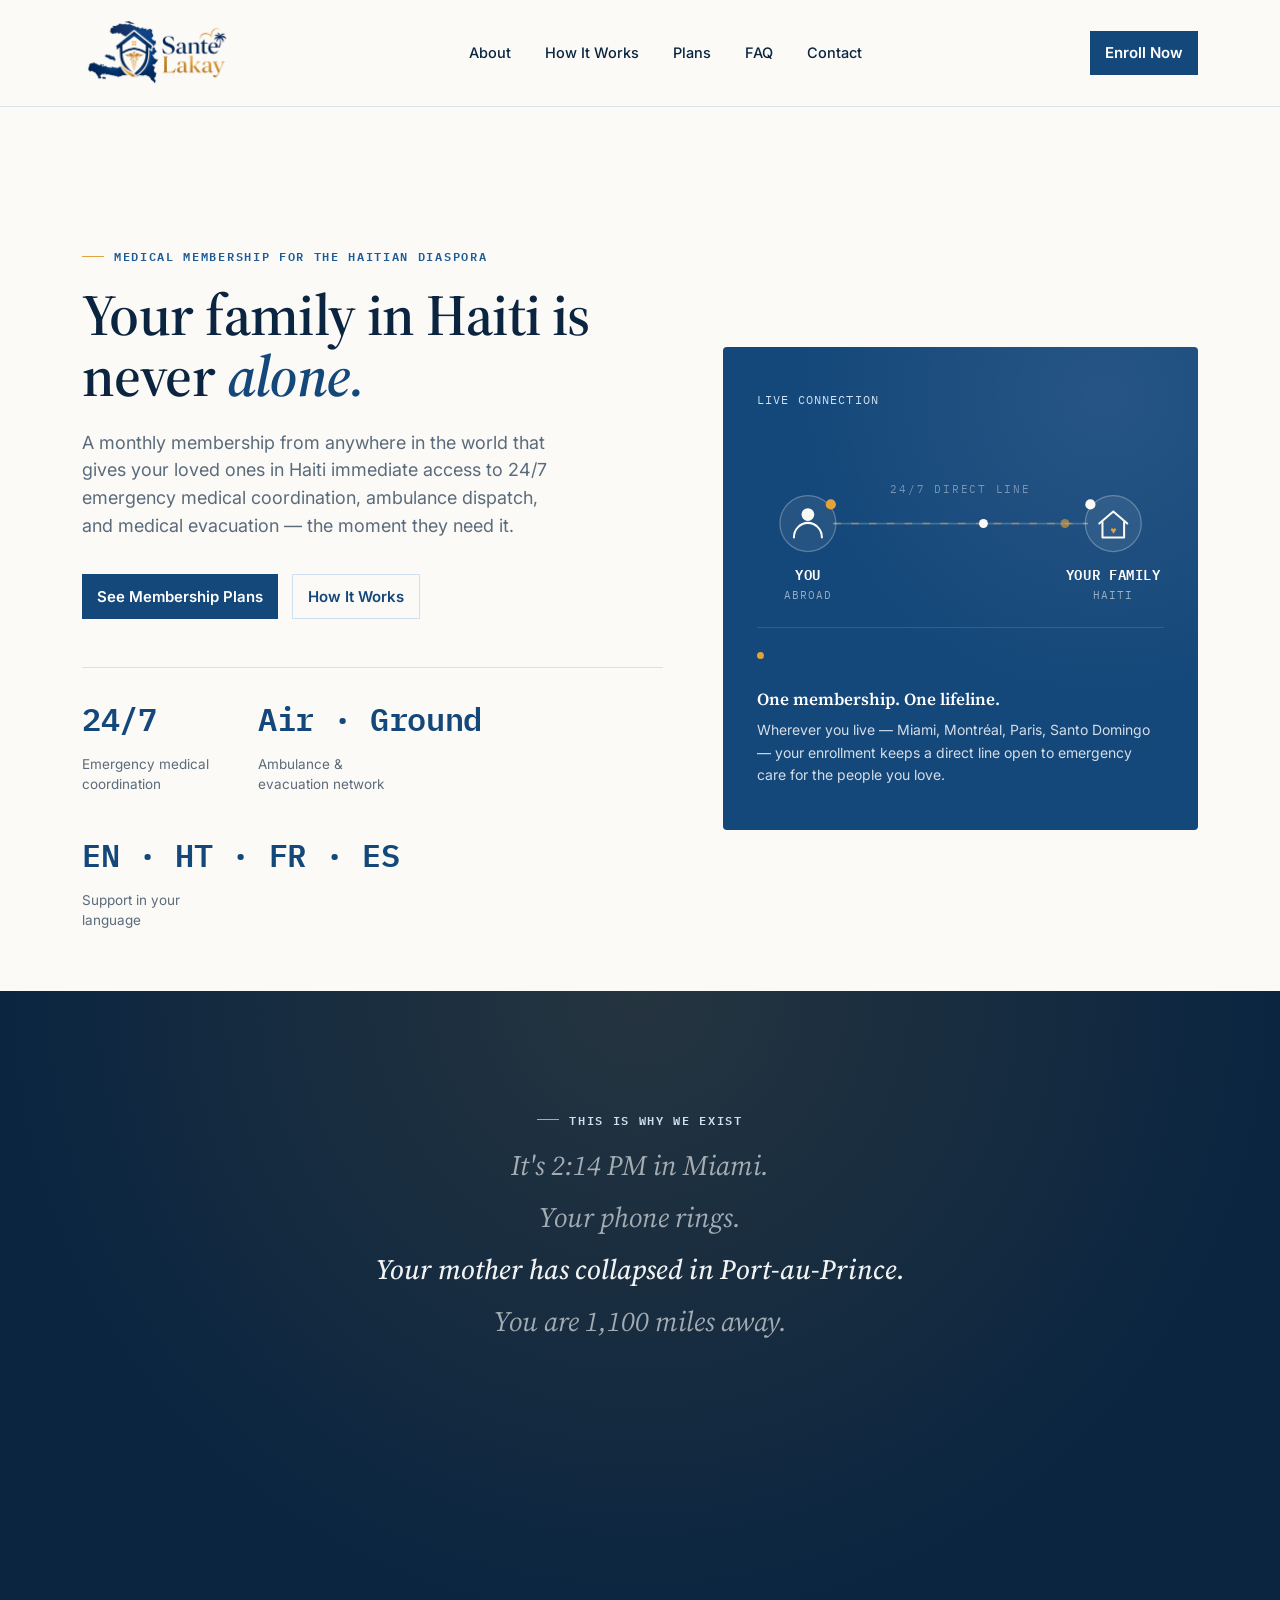
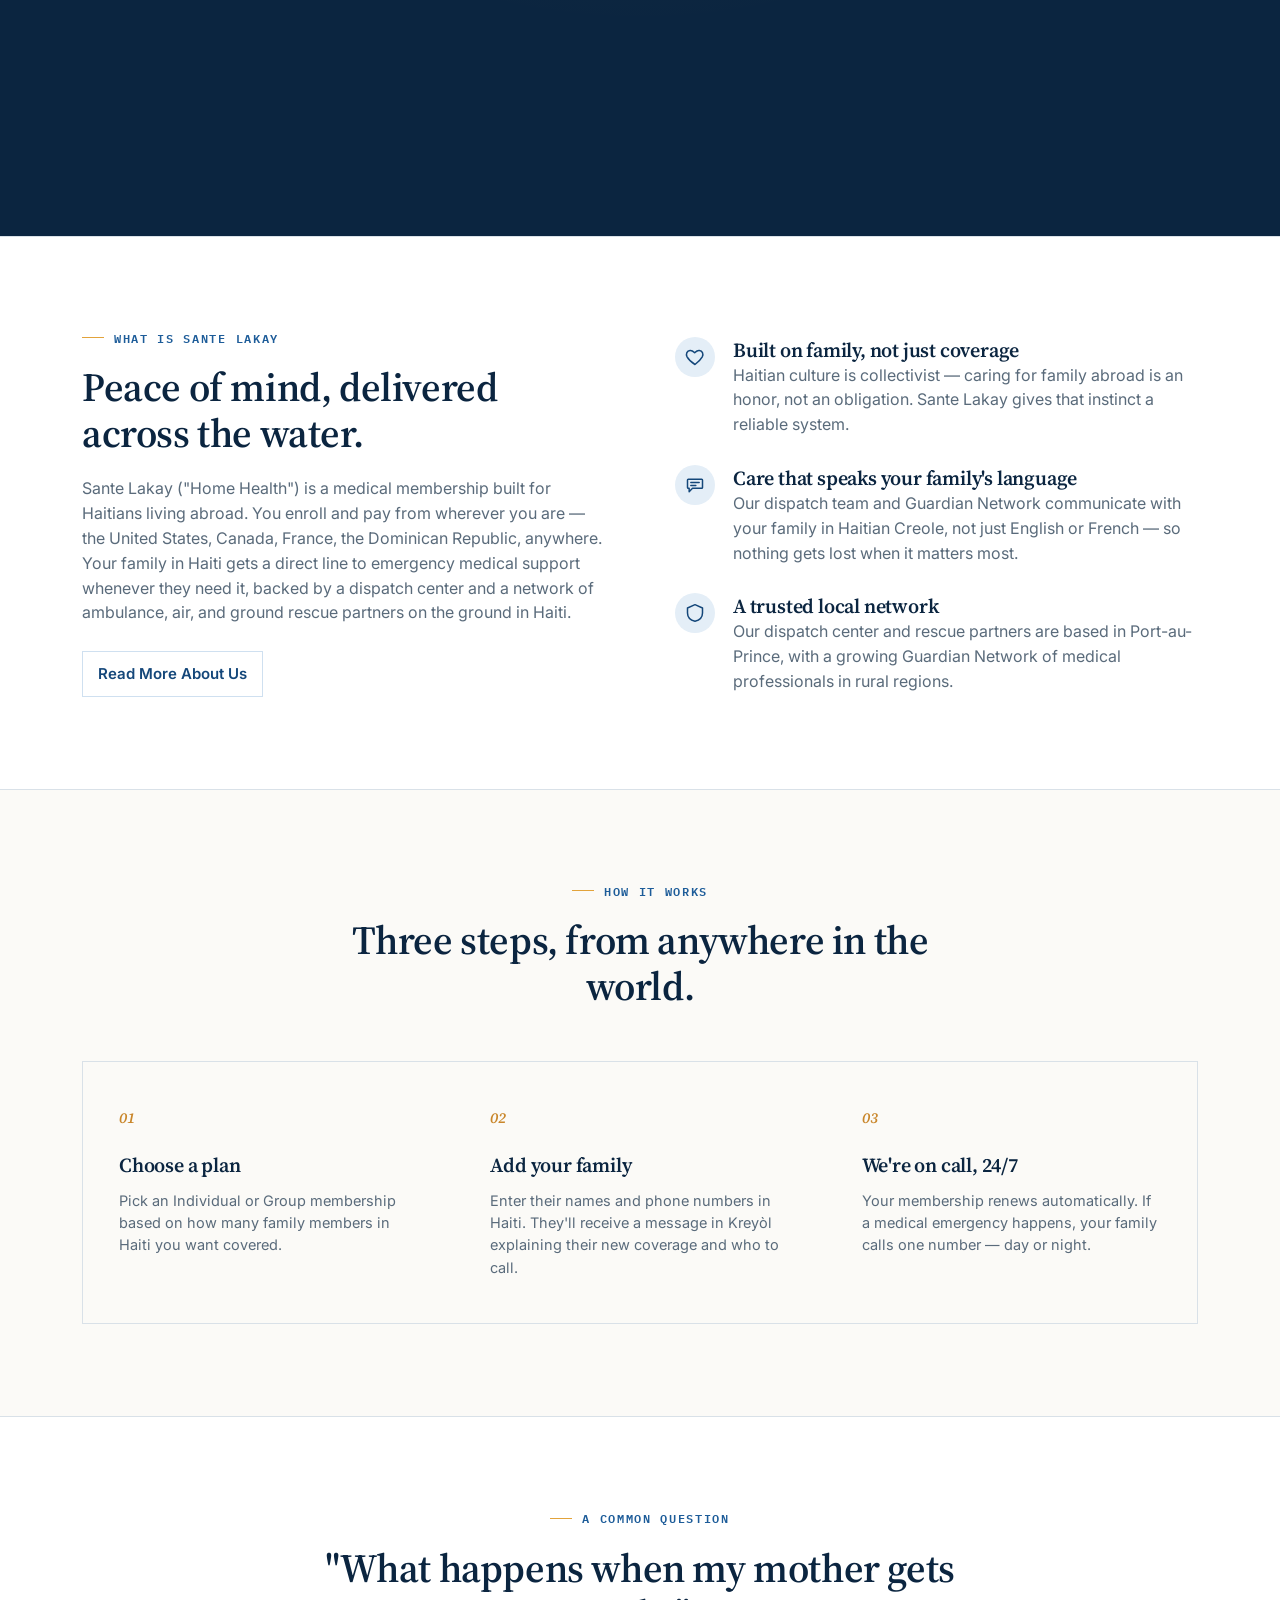
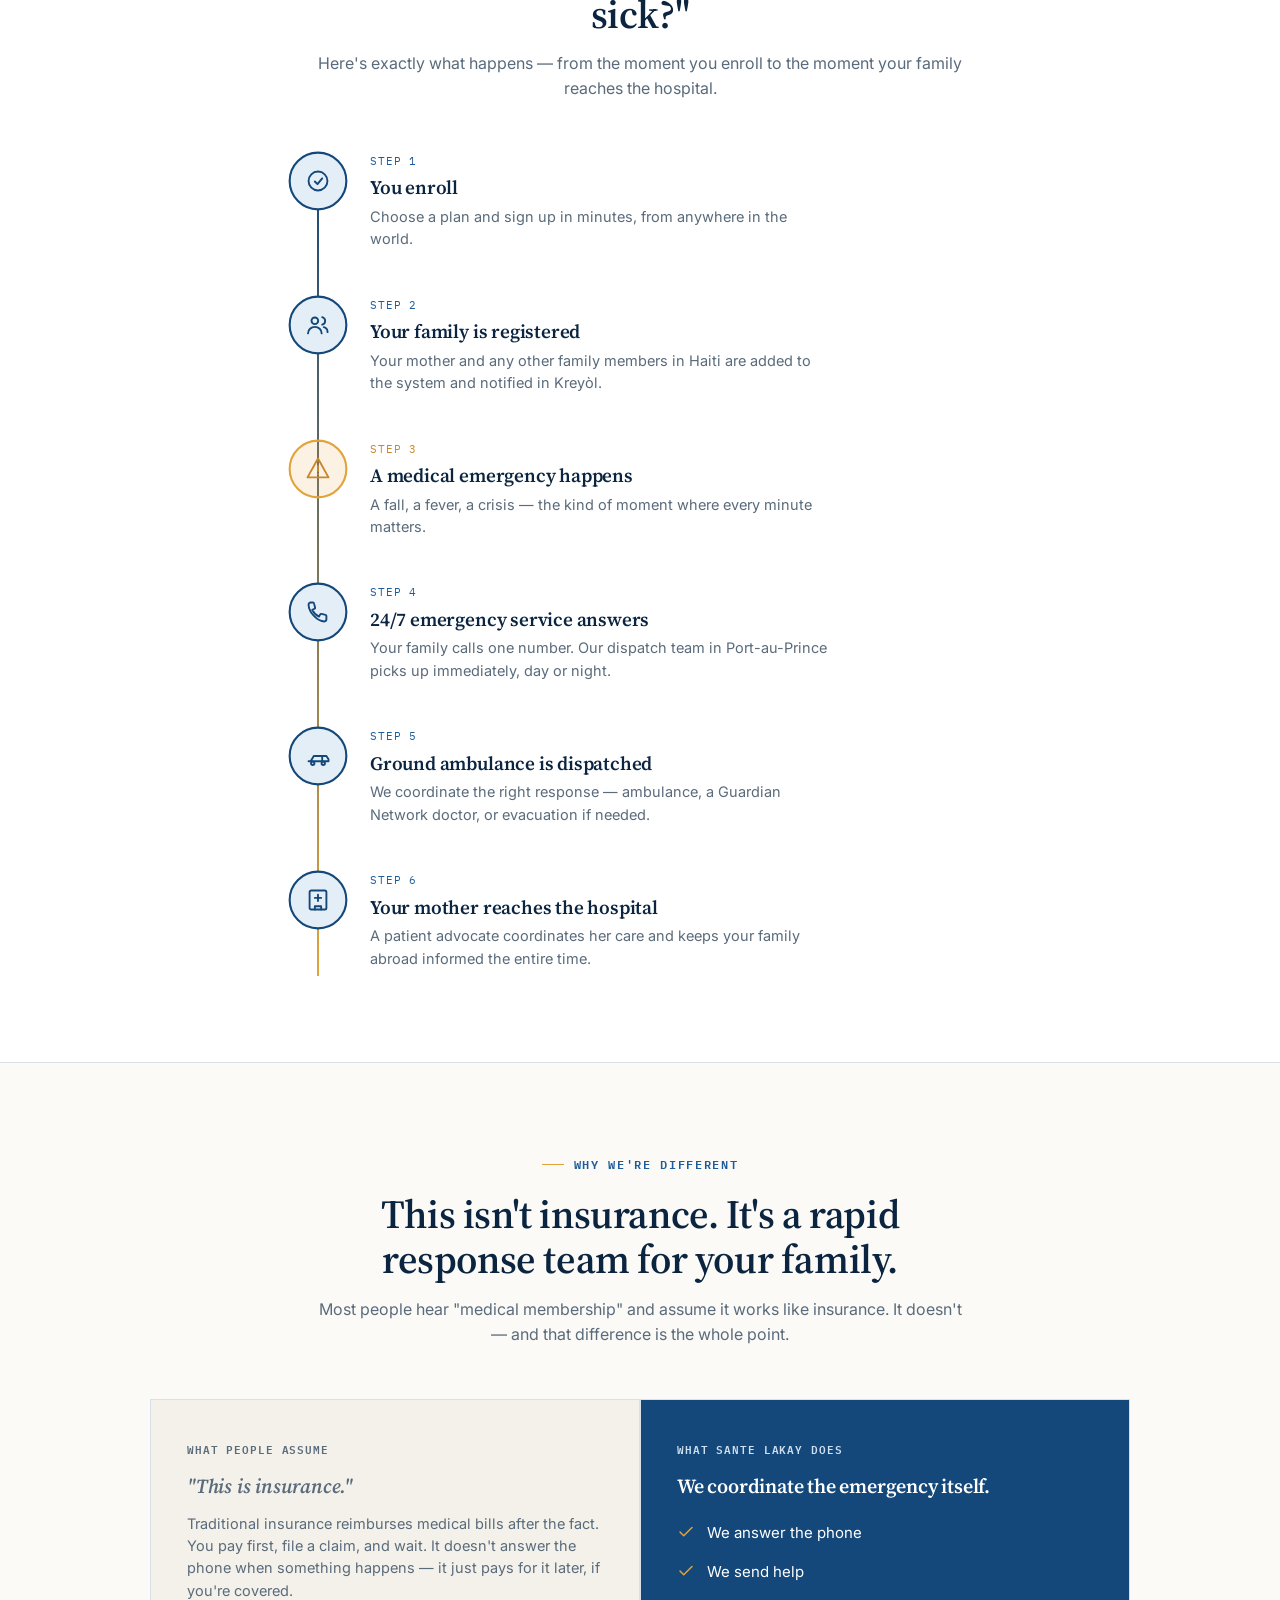
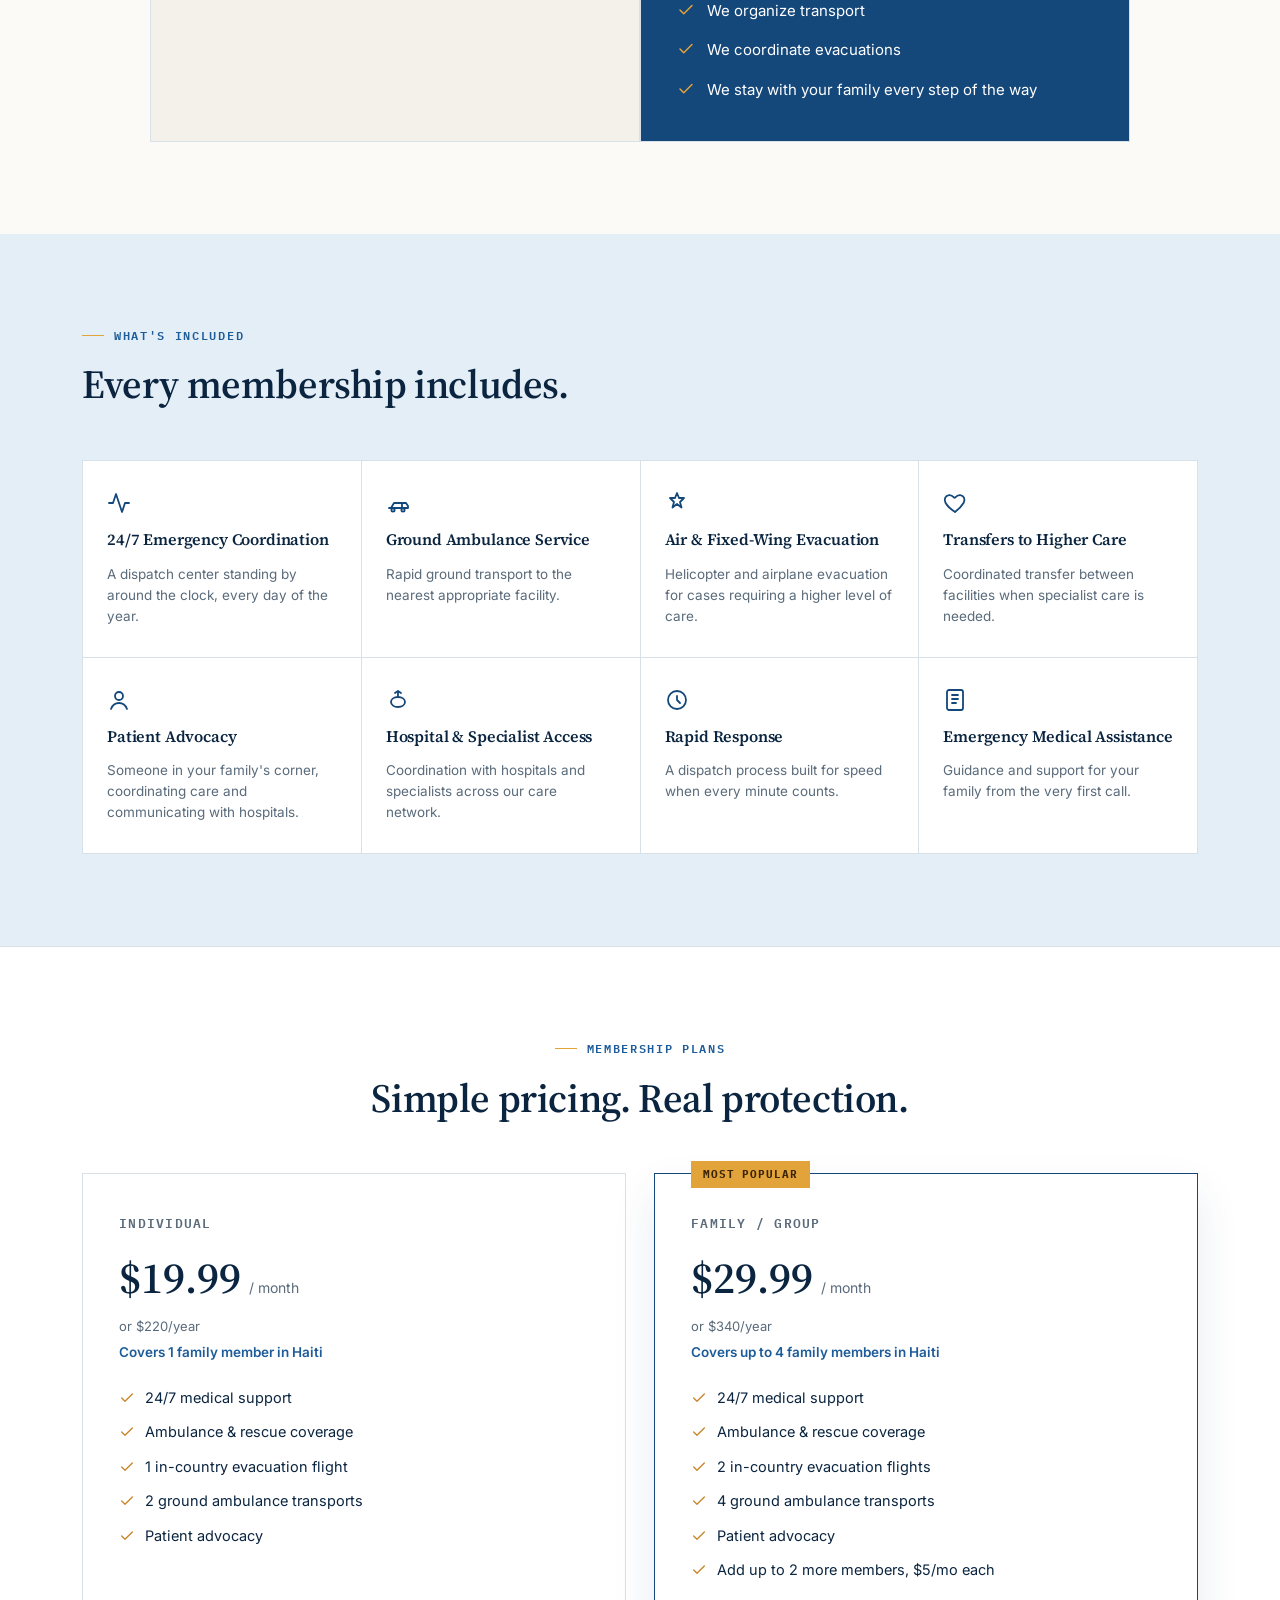
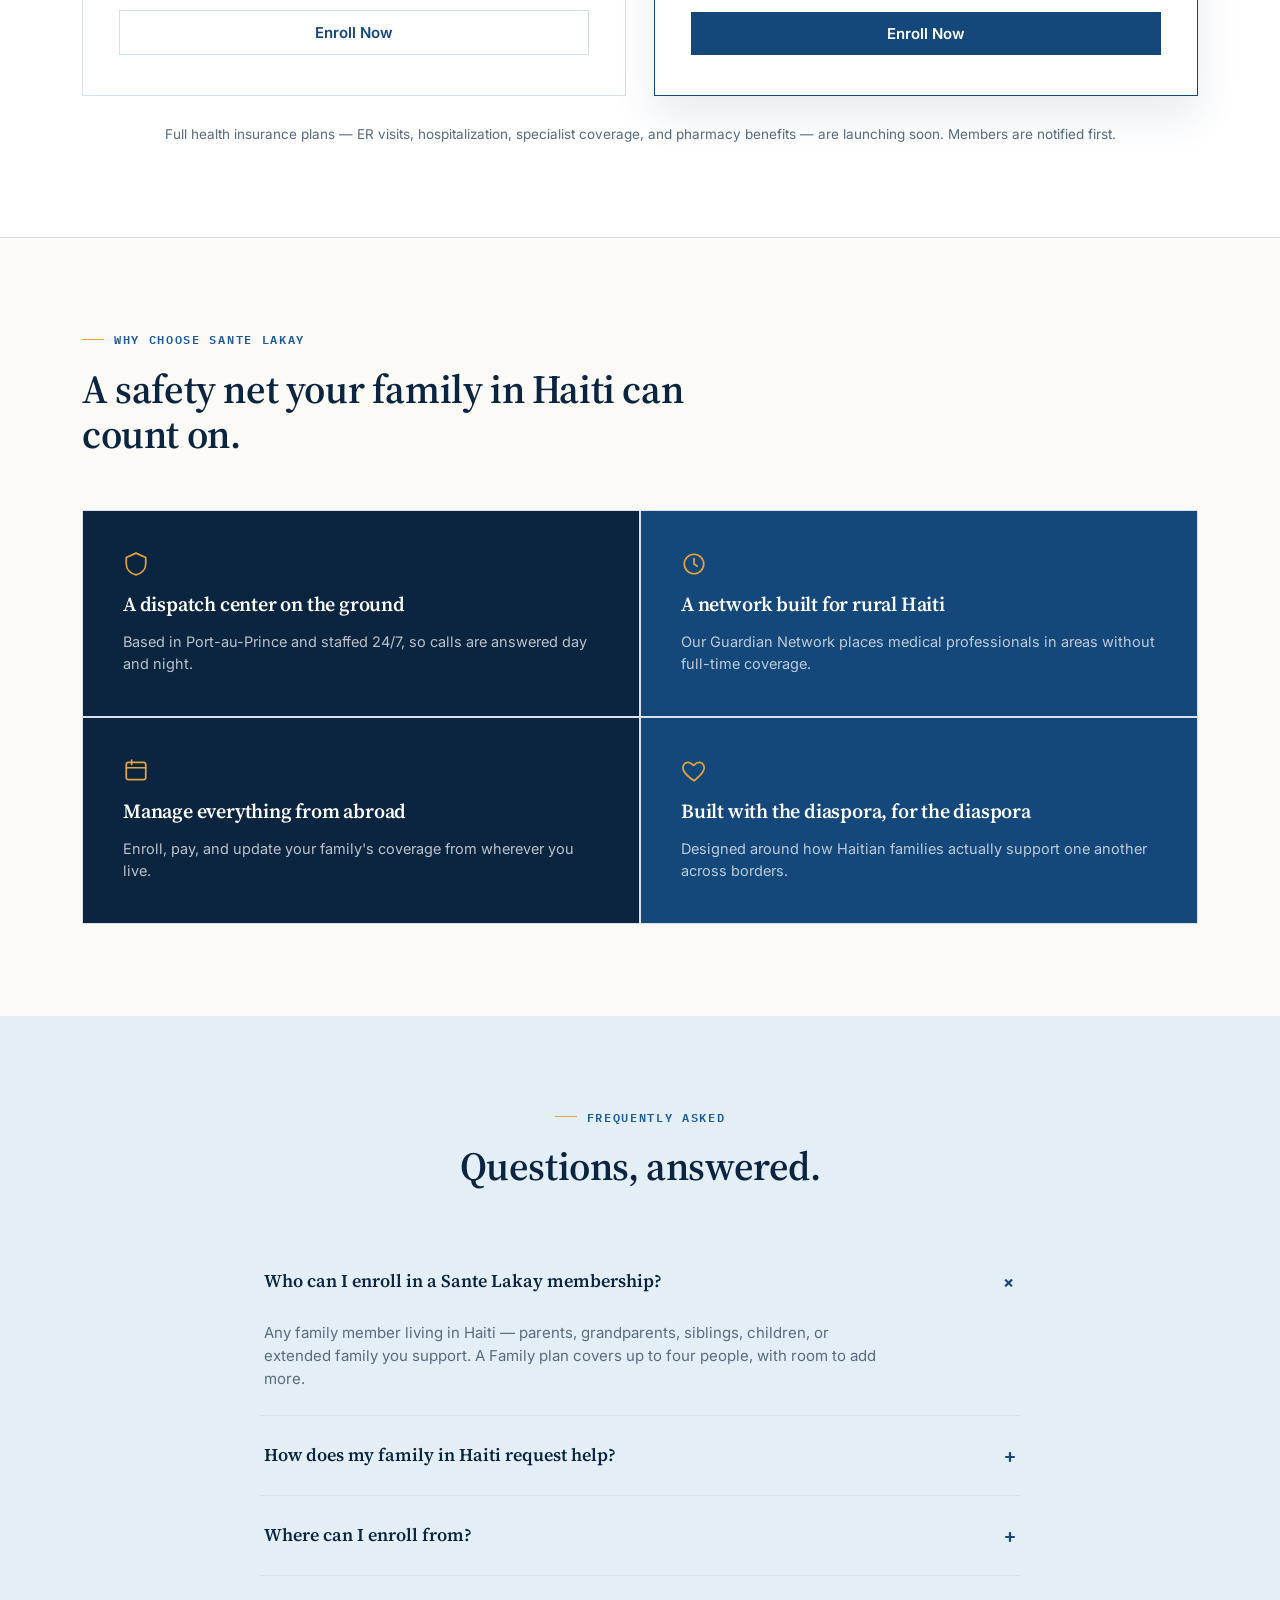
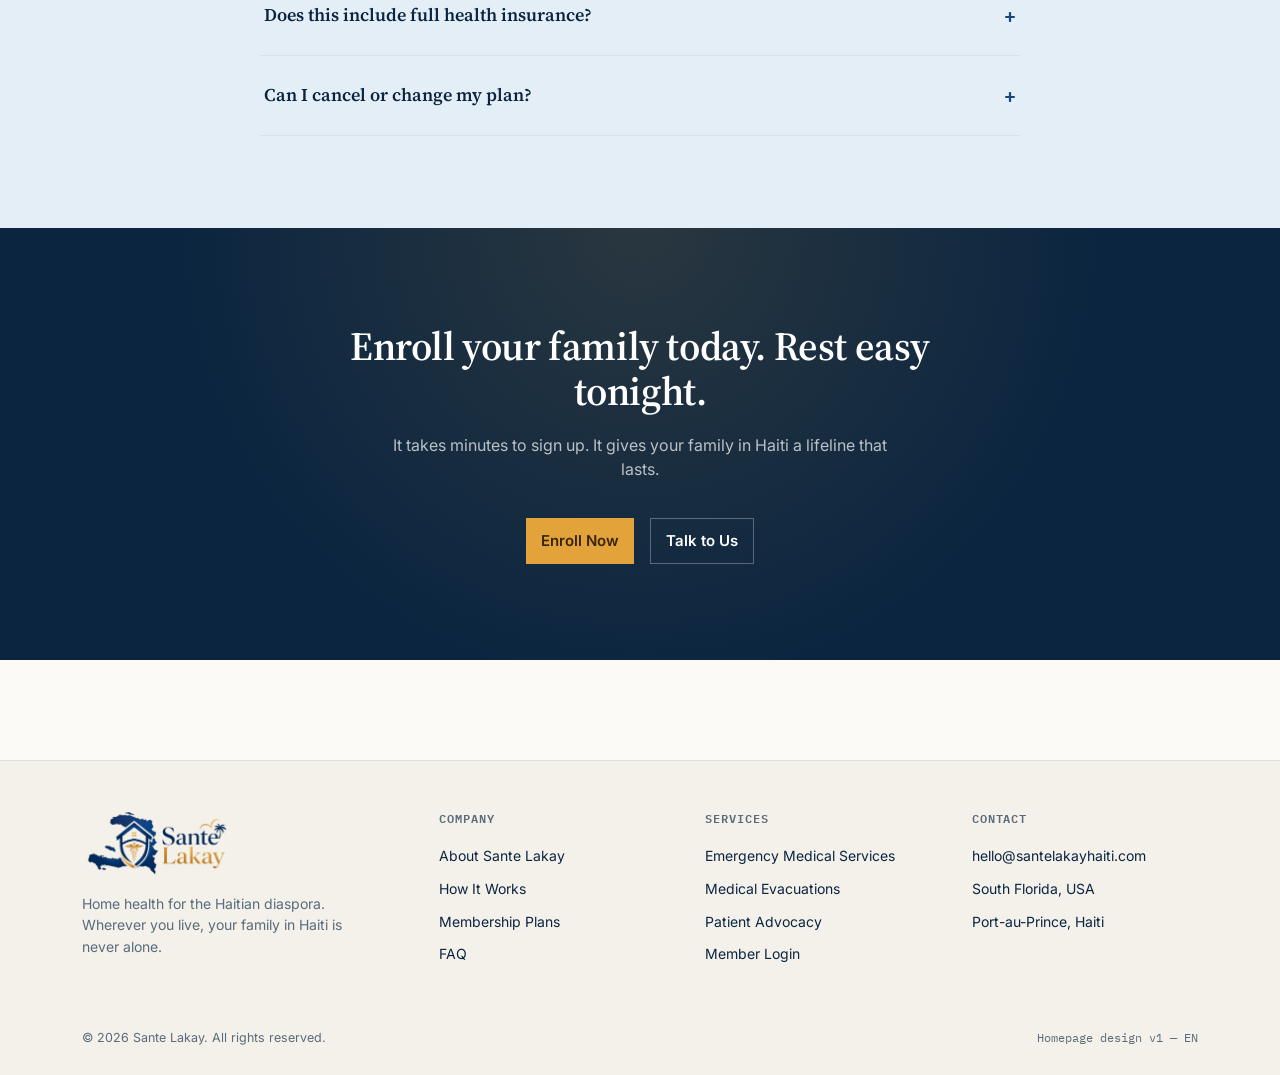
<file: index.html>
<!DOCTYPE html>
<html lang="en">
<head>
<meta charset="UTF-8">
<meta name="viewport" content="width=device-width, initial-scale=1.0">
<title>Sante Lakay — Health care that crosses the water with you</title>
<link rel="preconnect" href="https://fonts.googleapis.com">
<link rel="preconnect" href="https://fonts.gstatic.com" crossorigin>
<link href="https://fonts.googleapis.com/css2?family=Source+Serif+4:opsz,wght@8..60,400;8..60,500;8..60,600;8..60,700&family=Inter:wght@400;500;600;700&family=IBM+Plex+Mono:wght@500;600&display=swap" rel="stylesheet">
<link rel="stylesheet" href="css/styles.css">
</head>
<body>

<header>
  <div class="nav">
     <a href="index.html" class="logo">
      <img src="img/logo-sante-lakay.png" alt="Home">
    </a>
    <nav class="nav-links">
      <a href="about.html" data-i18n="nav.about">About</a>
      <a href="how-it-works.html" data-i18n="nav.how">How It Works</a>
      <a href="plans.html" data-i18n="nav.plans">Plans</a>
      <a href="#faq" data-i18n="nav.faq">FAQ</a>
      <a href="#contact" data-i18n="nav.contact">Contact</a>
    </nav>
    <div class="nav-right">
      <a href="enroll.html" class="btn btn-primary" data-i18n="nav.enroll">Enroll Now</a>
      <button class="burger" id="burger" aria-label="Menu"><span></span><span></span><span></span></button>
    </div>
  </div>
</header>

<main id="top">

  <!-- HERO -->
  <section class="hero">
    <div class="wrap hero-grid">
      <div>
        <div class="eyebrow" data-i18n="hero.eyebrow">Medical Membership for the Haitian Diaspora</div>
        <h1 data-i18n="hero.title">Your family in Haiti is never <em>alone.</em></h1>
        <p class="lead" data-i18n="hero.lead">A monthly membership from anywhere in the world that gives your loved ones in Haiti immediate access to 24/7 emergency medical coordination, ambulance dispatch, and medical evacuation — the moment they need it.</p>
        <div class="hero-ctas">
          <a href="plans.html" class="btn btn-primary" data-i18n="hero.cta1">See Membership Plans</a>
          <a href="how-it-works.html" class="btn btn-ghost" data-i18n="hero.cta2">How It Works</a>
        </div>
        <div class="hero-stats">
          <div>
            <span class="stat-num">24/7</span>
            <span class="stat-label" data-i18n="hero.stat1">Emergency medical coordination</span>
          </div>
          <div>
            <span class="stat-num">Air · Ground</span>
            <span class="stat-label" data-i18n="hero.stat2">Ambulance & evacuation network</span>
          </div>
          <div>
            <span class="stat-num">EN · HT · FR · ES</span>
            <span class="stat-label" data-i18n="hero.stat3">Support in your language</span>
          </div>
        </div>
      </div>
      <div class="lifeline-card">
        <div class="lifeline-tag" data-i18n="hero.card.tag">Live connection</div>
        <svg class="lifeline-svg" id="lifelineSvg" viewBox="0 0 320 170" fill="none" xmlns="http://www.w3.org/2000/svg">
          <text x="160" y="66" fill="rgba(255,255,255,.4)" font-family="IBM Plex Mono" font-size="8.5" text-anchor="middle" letter-spacing="1.4">24/7 DIRECT LINE</text>

          <line x1="60" y1="90" x2="260" y2="90" stroke="rgba(255,255,255,.2)" stroke-width="1.4"/>
          <line class="dashflow" x1="60" y1="90" x2="260" y2="90" stroke="rgba(226,163,59,.55)" stroke-width="1.2"/>

          <!-- signal traveling: you → family -->
          <circle r="3.5" fill="#E2A33B" cy="90">
            <animate attributeName="cx" values="60;260" dur="2.6s" repeatCount="indefinite"/>
            <animate attributeName="opacity" values="0;1;1;0" keyTimes="0;0.08;0.85;1" dur="2.6s" repeatCount="indefinite"/>
          </circle>
          <!-- signal traveling: family → you -->
          <circle r="3.5" fill="#FBFAF7" cy="90">
            <animate attributeName="cx" values="260;60" dur="2.6s" begin="1.3s" repeatCount="indefinite"/>
            <animate attributeName="opacity" values="0;1;1;0" keyTimes="0;0.08;0.85;1" dur="2.6s" begin="1.3s" repeatCount="indefinite"/>
          </circle>

          <!-- left node: you, abroad -->
          <circle cx="40" cy="90" r="22" fill="rgba(255,255,255,.07)" stroke="rgba(255,255,255,.28)" stroke-width="1"/>
          <circle class="pulse" cx="58" cy="75" r="4" fill="#E2A33B"/>
          <circle cx="40" cy="83" r="5" fill="#FBFAF7"/>
          <path d="M29 101c0-6.5 5-11.5 11-11.5s11 5 11 11.5" stroke="#FBFAF7" stroke-width="1.6" stroke-linecap="round" fill="none"/>

          <!-- right node: family, Haiti -->
          <circle cx="280" cy="90" r="22" fill="rgba(255,255,255,.07)" stroke="rgba(255,255,255,.28)" stroke-width="1"/>
          <circle class="pulse" cx="262" cy="75" r="4" fill="#FBFAF7" style="animation-delay:1.3s"/>
          <path d="M269 90l11-9.5 11 9.5" stroke="#FBFAF7" stroke-width="1.6" stroke-linecap="round" stroke-linejoin="round" fill="none"/>
          <path d="M271.5 88.5v12.5h17V88.5" stroke="#FBFAF7" stroke-width="1.6" stroke-linejoin="round" fill="none"/>
          <text x="280" y="98" font-family="IBM Plex Mono" font-size="8" text-anchor="middle" fill="#E2A33B">♥</text>

          <text x="40" y="134" fill="#FBFAF7" font-family="IBM Plex Mono" font-size="11" font-weight="600" text-anchor="middle" letter-spacing=".5">YOU</text>
          <text x="40" y="149" fill="rgba(255,255,255,.55)" font-family="IBM Plex Mono" font-size="8.5" text-anchor="middle" letter-spacing=".8">ABROAD</text>

          <text x="280" y="134" fill="#FBFAF7" font-family="IBM Plex Mono" font-size="11" font-weight="600" text-anchor="middle" letter-spacing=".5">YOUR FAMILY</text>
          <text x="280" y="149" fill="rgba(255,255,255,.55)" font-family="IBM Plex Mono" font-size="8.5" text-anchor="middle" letter-spacing=".8">HAITI</text>
        </svg>
        <div class="signal-status">
          <span class="signal-dot"></span>
          <span id="signalText">Family calls the dispatch line</span>
        </div>
        <div class="lifeline-caption">
          <strong data-i18n="hero.card.title">One membership. One lifeline.</strong>
          <span data-i18n="hero.card.body">Wherever you live — Miami, Montréal, Paris, Santo Domingo — your enrollment keeps a direct line open to emergency care for the people you love.</span>
        </div>
      </div>
    </div>
  </section>

  <!-- THE STORY: why we exist -->
  <section class="story-section" id="storySection">
    <div class="wrap story-wrap">
      <div class="eyebrow" style="color:var(--primary-tint-2); justify-content:center;" data-i18n="story.eyebrow">This Is Why We Exist</div>
      <div class="story-lines">
        <p class="story-line" data-i18n="story.line1">It's 2:14 PM in Miami.</p>
        <p class="story-line" data-i18n="story.line2">Your phone rings.</p>
        <p class="story-line story-line-emphasis" data-i18n="story.line3">Your mother has collapsed in Port-au-Prince.</p>
        <p class="story-line" data-i18n="story.line4">You are 1,100 miles away.</p>
        <p class="story-line story-line-beat" data-i18n="story.line5">You make one call.</p>
      </div>
      <p class="story-resolution" data-i18n="story.resolution">Sante Lakay coordinates the ambulance, the doctors, the hospital — and, if needed, an emergency air evacuation.</p>
      <p class="story-closing" data-i18n="story.closing">This is what your membership actually buys: someone who answers, and acts, the moment it matters most.</p>
      <a href="#how" class="btn btn-ghost story-cta" data-i18n="story.cta">See Exactly How It Works ↓</a>
    </div>
  </section>

  <!-- ABOUT -->
  <section id="about" class="section-alt">
    <div class="wrap about-grid">
      <div>
        <div class="eyebrow" data-i18n="about.eyebrow">What Is Sante Lakay</div>
        <h2 data-i18n="about.title">Peace of mind, delivered across the water.</h2>
        <p style="margin-top:20px; font-size:16px;" data-i18n="about.body">Sante Lakay ("Home Health") is a medical membership built for Haitians living abroad. You enroll and pay from wherever you are — the United States, Canada, France, the Dominican Republic, anywhere. Your family in Haiti gets a direct line to emergency medical support whenever they need it, backed by a dispatch center and a network of ambulance, air, and ground rescue partners on the ground in Haiti.</p>
        <a href="about.html" class="btn btn-ghost" style="margin-top:26px;" data-i18n="about.readmore">Read More About Us</a>
      </div>
      <div class="about-points">
        <div class="about-point reveal">
          <div class="point-icon"><svg viewBox="0 0 24 24" fill="none" stroke-width="1.8" stroke-linecap="round" stroke-linejoin="round"><path d="M12 21s-7-4.6-9.5-9.2C.7 8.1 2.4 4.5 6 4.1c2-.2 3.6.8 4.9 2.3.4.5 1 .5 1.4 0C13.6 4.9 15.2 3.9 17.2 4.1c3.6.4 5.3 4 3.5 7.7C18.1 16.4 12 21 12 21Z"/></svg></div>
          <div><h3 data-i18n="about.point1.title">Built on family, not just coverage</h3><p data-i18n="about.point1.body">Haitian culture is collectivist — caring for family abroad is an honor, not an obligation. Sante Lakay gives that instinct a reliable system.</p></div>
        </div>
        <div class="about-point reveal">
          <div class="point-icon"><svg viewBox="0 0 24 24" fill="none" stroke-width="1.8" stroke-linecap="round" stroke-linejoin="round"><path d="M4 5h16a1 1 0 0 1 1 1v9a1 1 0 0 1-1 1H9l-4 4v-4H4a1 1 0 0 1-1-1V6a1 1 0 0 1 1-1Z"/><path d="M7 9h10M7 12.5h6"/></svg></div>
          <div><h3 data-i18n="about.point2.title">Care that speaks your family's language</h3><p data-i18n="about.point2.body">Our dispatch team and Guardian Network communicate with your family in Haitian Creole, not just English or French — so nothing gets lost when it matters most.</p></div>
        </div>
        <div class="about-point reveal">
          <div class="point-icon"><svg viewBox="0 0 24 24" fill="none" stroke-width="1.8" stroke-linecap="round" stroke-linejoin="round"><path d="M12 2 3 6v6c0 5 3.8 8.7 9 10 5.2-1.3 9-5 9-10V6l-9-4Z"/></svg></div>
          <div><h3 data-i18n="about.point3.title">A trusted local network</h3><p data-i18n="about.point3.body">Our dispatch center and rescue partners are based in Port-au-Prince, with a growing Guardian Network of medical professionals in rural regions.</p></div>
        </div>
      </div>
    </div>
  </section>

  <!-- HOW IT WORKS -->
  <section id="how">
    <div class="wrap">
      <div class="section-head center">
        <div class="eyebrow" style="justify-content:center;" data-i18n="how.eyebrow">How It Works</div>
        <h2 data-i18n="how.title">Three steps, from anywhere in the world.</h2>
      </div>
      <div class="steps">
        <div class="step reveal">
          <span class="step-num">01</span>
          <h3 data-i18n="how.step1.title">Choose a plan</h3>
          <p data-i18n="how.step1.body">Pick an Individual or Group membership based on how many family members in Haiti you want covered.</p>
        </div>
        <div class="step reveal">
          <span class="step-num">02</span>
          <h3 data-i18n="how.step2.title">Add your family</h3>
          <p data-i18n="how.step2.body">Enter their names and phone numbers in Haiti. They'll receive a message in Kreyòl explaining their new coverage and who to call.</p>
        </div>
        <div class="step reveal">
          <span class="step-num">03</span>
          <h3 data-i18n="how.step3.title">We're on call, 24/7</h3>
          <p data-i18n="how.step3.body">Your membership renews automatically. If a medical emergency happens, your family calls one number — day or night.</p>
        </div>
      </div>
    </div>
  </section>

  <!-- THE JOURNEY: what happens when your mother gets sick -->
  <section class="section-alt">
    <div class="wrap">
      <div class="section-head center">
        <div class="eyebrow" style="justify-content:center;" data-i18n="journey.eyebrow">A Common Question</div>
        <h2 data-i18n="journey.title">"What happens when my mother gets sick?"</h2>
        <p data-i18n="journey.subtitle">Here's exactly what happens — from the moment you enroll to the moment your family reaches the hospital.</p>
      </div>

      <div class="journey" id="journeyList">
        <div class="journey-progress" id="journeyProgress"></div>

        <div class="journey-step">
          <div class="journey-icon">
            <svg viewBox="0 0 24 24" fill="none" stroke-width="1.8" stroke-linecap="round" stroke-linejoin="round"><path d="M9 12.5 11.5 15 16 9.5"/><circle cx="12" cy="12" r="9"/></svg>
          </div>
          <span class="journey-tag" data-i18n="journey.step1.tag">Step 1</span>
          <h3 class="journey-title" data-i18n="journey.step1.title">You enroll</h3>
          <p class="journey-desc" data-i18n="journey.step1.body">Choose a plan and sign up in minutes, from anywhere in the world.</p>
        </div>

        <div class="journey-step">
          <div class="journey-icon">
            <svg viewBox="0 0 24 24" fill="none" stroke-width="1.8" stroke-linecap="round" stroke-linejoin="round"><circle cx="9" cy="8" r="3.2"/><path d="M2.5 20c0-3.6 2.9-6.2 6.5-6.2s6.5 2.6 6.5 6.2"/><path d="M16 4.5c1.6.4 2.8 1.9 2.8 3.6 0 1.8-1.2 3.2-2.8 3.6"/><path d="M17.5 14c2.1.5 3.6 2.5 3.6 4.8"/></svg>
          </div>
          <span class="journey-tag" data-i18n="journey.step2.tag">Step 2</span>
          <h3 class="journey-title" data-i18n="journey.step2.title">Your family is registered</h3>
          <p class="journey-desc" data-i18n="journey.step2.body">Your mother and any other family members in Haiti are added to the system and notified in Kreyòl.</p>
        </div>

        <div class="journey-step journey-step-critical">
          <div class="journey-icon">
            <svg viewBox="0 0 24 24" fill="none" stroke-width="1.8" stroke-linecap="round" stroke-linejoin="round"><path d="M12 2 2 20h20L12 2Z"/><path d="M12 9v5M12 17h.01"/></svg>
          </div>
          <span class="journey-tag" data-i18n="journey.step3.tag">Step 3</span>
          <h3 class="journey-title" data-i18n="journey.step3.title">A medical emergency happens</h3>
          <p class="journey-desc" data-i18n="journey.step3.body">A fall, a fever, a crisis — the kind of moment where every minute matters.</p>
        </div>

        <div class="journey-step">
          <div class="journey-icon">
            <svg viewBox="0 0 24 24" fill="none" stroke-width="1.8" stroke-linecap="round" stroke-linejoin="round"><path d="M3 5a2 2 0 0 1 2-2h2.2a1 1 0 0 1 1 .8l1 4a1 1 0 0 1-.5 1.1L6.6 10a12.6 12.6 0 0 0 6.4 6.4l1.1-2.1a1 1 0 0 1 1.1-.5l4 1a1 1 0 0 1 .8 1V19a2 2 0 0 1-2 2C11.6 21 3 12.4 3 5Z"/></svg>
          </div>
          <span class="journey-tag" data-i18n="journey.step4.tag">Step 4</span>
          <h3 class="journey-title" data-i18n="journey.step4.title">24/7 emergency service answers</h3>
          <p class="journey-desc" data-i18n="journey.step4.body">Your family calls one number. Our dispatch team in Port-au-Prince picks up immediately, day or night.</p>
        </div>

        <div class="journey-step">
          <div class="journey-icon">
            <svg viewBox="0 0 24 24" fill="none" stroke-width="1.8" stroke-linecap="round" stroke-linejoin="round"><path d="M3 17h13v-5H8l-3 5ZM16 12h4l2 3v2h-6"/><circle cx="7" cy="19" r="1.6"/><circle cx="17" cy="19" r="1.6"/></svg>
          </div>
          <span class="journey-tag" data-i18n="journey.step5.tag">Step 5</span>
          <h3 class="journey-title" data-i18n="journey.step5.title">Ground ambulance is dispatched</h3>
          <p class="journey-desc" data-i18n="journey.step5.body">We coordinate the right response — ambulance, a Guardian Network doctor, or evacuation if needed.</p>
        </div>

        <div class="journey-step">
          <div class="journey-icon">
            <svg viewBox="0 0 24 24" fill="none" stroke-width="1.8" stroke-linecap="round" stroke-linejoin="round"><rect x="4" y="3" width="16" height="18" rx="1.5"/><path d="M12 7v6M9 10h6"/><path d="M9 21v-3h6v3"/></svg>
          </div>
          <span class="journey-tag" data-i18n="journey.step6.tag">Step 6</span>
          <h3 class="journey-title" data-i18n="journey.step6.title">Your mother reaches the hospital</h3>
          <p class="journey-desc" data-i18n="journey.step6.body">A patient advocate coordinates her care and keeps your family abroad informed the entire time.</p>
        </div>
      </div>
    </div>
  </section>

  <!-- WHY WE'RE DIFFERENT -->
  <section>
    <div class="wrap">
      <div class="section-head center">
        <div class="eyebrow" style="justify-content:center;" data-i18n="different.eyebrow">Why We're Different</div>
        <h2 data-i18n="different.title">This isn't insurance. It's a rapid response team for your family.</h2>
        <p data-i18n="different.subtitle">Most people hear "medical membership" and assume it works like insurance. It doesn't — and that difference is the whole point.</p>
      </div>
      <div class="compare-grid">
        <div class="compare-card compare-card-muted reveal">
          <span class="compare-label" data-i18n="different.left.label">What People Assume</span>
          <h3 data-i18n="different.left.title">"This is insurance."</h3>
          <p data-i18n="different.left.body">Traditional insurance reimburses medical bills after the fact. You pay first, file a claim, and wait. It doesn't answer the phone when something happens — it just pays for it later, if you're covered.</p>
        </div>
        <div class="compare-card compare-card-primary reveal">
          <span class="compare-label" data-i18n="different.right.label">What Sante Lakay Does</span>
          <h3 data-i18n="different.right.title">We coordinate the emergency itself.</h3>
          <ul class="compare-list">
            <li><svg viewBox="0 0 24 24" fill="none" stroke-width="2" stroke-linecap="round" stroke-linejoin="round"><path d="M20 6 9 17l-5-5"/></svg><span data-i18n="different.right.i1">We answer the phone</span></li>
            <li><svg viewBox="0 0 24 24" fill="none" stroke-width="2" stroke-linecap="round" stroke-linejoin="round"><path d="M20 6 9 17l-5-5"/></svg><span data-i18n="different.right.i2">We send help</span></li>
            <li><svg viewBox="0 0 24 24" fill="none" stroke-width="2" stroke-linecap="round" stroke-linejoin="round"><path d="M20 6 9 17l-5-5"/></svg><span data-i18n="different.right.i3">We organize transport</span></li>
            <li><svg viewBox="0 0 24 24" fill="none" stroke-width="2" stroke-linecap="round" stroke-linejoin="round"><path d="M20 6 9 17l-5-5"/></svg><span data-i18n="different.right.i4">We coordinate evacuations</span></li>
            <li><svg viewBox="0 0 24 24" fill="none" stroke-width="2" stroke-linecap="round" stroke-linejoin="round"><path d="M20 6 9 17l-5-5"/></svg><span data-i18n="different.right.i5">We stay with your family every step of the way</span></li>
          </ul>
        </div>
      </div>
    </div>
  </section>

  <!-- INCLUDED -->
  <section class="section-tint">
    <div class="wrap">
      <div class="section-head">
        <div class="eyebrow" data-i18n="included.eyebrow">What's Included</div>
        <h2 data-i18n="included.title">Every membership includes.</h2>
      </div>
      <div class="services-grid">
        <div class="service-card reveal">
          <svg viewBox="0 0 24 24" fill="none" stroke-width="1.8" stroke-linecap="round" stroke-linejoin="round"><path d="M22 12h-4l-3 9L9 3l-3 9H2"/></svg>
          <h3 data-i18n="included.s1.title">24/7 Emergency Coordination</h3>
          <p data-i18n="included.s1.body">A dispatch center standing by around the clock, every day of the year.</p>
        </div>
        <div class="service-card reveal">
          <svg viewBox="0 0 24 24" fill="none" stroke-width="1.8" stroke-linecap="round" stroke-linejoin="round"><path d="M3 17h13v-5H8l-3 5ZM16 12h4l2 3v2h-6"/><circle cx="7" cy="19" r="1.6"/><circle cx="17" cy="19" r="1.6"/></svg>
          <h3 data-i18n="included.s2.title">Ground Ambulance Service</h3>
          <p data-i18n="included.s2.body">Rapid ground transport to the nearest appropriate facility.</p>
        </div>
        <div class="service-card reveal">
          <svg viewBox="0 0 24 24" fill="none" stroke-width="1.8" stroke-linecap="round" stroke-linejoin="round"><path d="m12 2 2 5h5l-4 4 1.5 5.5L12 13l-4.5 3.5L9 11 5 7h5l2-5Z"/></svg>
          <h3 data-i18n="included.s3.title">Air & Fixed-Wing Evacuation</h3>
          <p data-i18n="included.s3.body">Helicopter and airplane evacuation for cases requiring a higher level of care.</p>
        </div>
        <div class="service-card reveal">
          <svg viewBox="0 0 24 24" fill="none" stroke-width="1.8" stroke-linecap="round" stroke-linejoin="round"><path d="M12 21s-7-4.6-9.5-9.2C.7 8.1 2.4 4.5 6 4.1c2-.2 3.6.8 4.9 2.3.4.5 1 .5 1.4 0C13.6 4.9 15.2 3.9 17.2 4.1c3.6.4 5.3 4 3.5 7.7C18.1 16.4 12 21 12 21Z"/></svg>
          <h3 data-i18n="included.s4.title">Transfers to Higher Care</h3>
          <p data-i18n="included.s4.body">Coordinated transfer between facilities when specialist care is needed.</p>
        </div>
        <div class="service-card reveal">
          <svg viewBox="0 0 24 24" fill="none" stroke-width="1.8" stroke-linecap="round" stroke-linejoin="round"><circle cx="12" cy="8" r="4"/><path d="M4 21c1.5-4 4.5-6 8-6s6.5 2 8 6"/></svg>
          <h3 data-i18n="included.s5.title">Patient Advocacy</h3>
          <p data-i18n="included.s5.body">Someone in your family's corner, coordinating care and communicating with hospitals.</p>
        </div>
        <div class="service-card reveal">
          <svg viewBox="0 0 24 24" fill="none" stroke-width="1.8" stroke-linecap="round" stroke-linejoin="round"><path d="M19 14c0 3-3 5-7 5s-7-2-7-5 3-5 7-5 7 2 7 5Z"/><path d="M12 9V3M9 5l3-2 3 2"/></svg>
          <h3 data-i18n="included.s6.title">Hospital & Specialist Access</h3>
          <p data-i18n="included.s6.body">Coordination with hospitals and specialists across our care network.</p>
        </div>
        <div class="service-card reveal">
          <svg viewBox="0 0 24 24" fill="none" stroke-width="1.8" stroke-linecap="round" stroke-linejoin="round"><path d="M12 8v4l3 3"/><circle cx="12" cy="12" r="9"/></svg>
          <h3 data-i18n="included.s7.title">Rapid Response</h3>
          <p data-i18n="included.s7.body">A dispatch process built for speed when every minute counts.</p>
        </div>
        <div class="service-card reveal">
          <svg viewBox="0 0 24 24" fill="none" stroke-width="1.8" stroke-linecap="round" stroke-linejoin="round"><rect x="4" y="2" width="16" height="20" rx="2"/><path d="M9 7h6M9 11h6M9 15h4"/></svg>
          <h3 data-i18n="included.s8.title">Emergency Medical Assistance</h3>
          <p data-i18n="included.s8.body">Guidance and support for your family from the very first call.</p>
        </div>
      </div>
    </div>
  </section>

  <!-- PLANS -->
  <section id="plans" class="section-alt">
    <div class="wrap">
      <div class="section-head center">
        <div class="eyebrow" style="justify-content:center;" data-i18n="plans.eyebrow">Membership Plans</div>
        <h2 data-i18n="plans.title">Simple pricing. Real protection.</h2>
      </div>
      <div class="plans-grid">
        <div class="plan-card reveal">
          <div class="plan-name" data-i18n="plans.individual.name">Individual</div>
          <div class="plan-price"><span class="num">$19.99</span><span class="per" data-i18n="plans.individual.per">/ month</span></div>
          <div style="font-size:13px;color:var(--muted);margin-bottom:6px;">or $220/year</div>
          <div class="plan-people" data-i18n="plans.individual.people">Covers 1 family member in Haiti</div>
          <ul class="plan-features">
            <li><svg viewBox="0 0 24 24" fill="none" stroke-width="2" stroke-linecap="round" stroke-linejoin="round"><path d="M20 6 9 17l-5-5"/></svg><span data-i18n="plans.individual.f1">24/7 medical support</span></li>
            <li><svg viewBox="0 0 24 24" fill="none" stroke-width="2" stroke-linecap="round" stroke-linejoin="round"><path d="M20 6 9 17l-5-5"/></svg><span data-i18n="plans.individual.f2">Ambulance & rescue coverage</span></li>
            <li><svg viewBox="0 0 24 24" fill="none" stroke-width="2" stroke-linecap="round" stroke-linejoin="round"><path d="M20 6 9 17l-5-5"/></svg><span data-i18n="plans.individual.f3">1 in-country evacuation flight</span></li>
            <li><svg viewBox="0 0 24 24" fill="none" stroke-width="2" stroke-linecap="round" stroke-linejoin="round"><path d="M20 6 9 17l-5-5"/></svg><span data-i18n="plans.individual.f4">2 ground ambulance transports</span></li>
            <li><svg viewBox="0 0 24 24" fill="none" stroke-width="2" stroke-linecap="round" stroke-linejoin="round"><path d="M20 6 9 17l-5-5"/></svg><span data-i18n="plans.individual.f5">Patient advocacy</span></li>
          </ul>
          <a href="enroll.html?plan=individual" class="btn btn-ghost" style="justify-content:center;" data-i18n="plans.cta">Enroll Now</a>
        </div>
        <div class="plan-card featured reveal">
          <div class="plan-badge" data-i18n="plans.family.badge">Most Popular</div>
          <div class="plan-name" data-i18n="plans.family.name">Family / Group</div>
          <div class="plan-price"><span class="num">$29.99</span><span class="per" data-i18n="plans.family.per">/ month</span></div>
          <div style="font-size:13px;color:var(--muted);margin-bottom:6px;">or $340/year</div>
          <div class="plan-people" data-i18n="plans.family.people">Covers up to 4 family members in Haiti</div>
          <ul class="plan-features">
            <li><svg viewBox="0 0 24 24" fill="none" stroke-width="2" stroke-linecap="round" stroke-linejoin="round"><path d="M20 6 9 17l-5-5"/></svg><span data-i18n="plans.family.f1">24/7 medical support</span></li>
            <li><svg viewBox="0 0 24 24" fill="none" stroke-width="2" stroke-linecap="round" stroke-linejoin="round"><path d="M20 6 9 17l-5-5"/></svg><span data-i18n="plans.family.f2">Ambulance & rescue coverage</span></li>
            <li><svg viewBox="0 0 24 24" fill="none" stroke-width="2" stroke-linecap="round" stroke-linejoin="round"><path d="M20 6 9 17l-5-5"/></svg><span data-i18n="plans.family.f3">2 in-country evacuation flights</span></li>
            <li><svg viewBox="0 0 24 24" fill="none" stroke-width="2" stroke-linecap="round" stroke-linejoin="round"><path d="M20 6 9 17l-5-5"/></svg><span data-i18n="plans.family.f4">4 ground ambulance transports</span></li>
            <li><svg viewBox="0 0 24 24" fill="none" stroke-width="2" stroke-linecap="round" stroke-linejoin="round"><path d="M20 6 9 17l-5-5"/></svg><span data-i18n="plans.family.f5">Patient advocacy</span></li>
            <li><svg viewBox="0 0 24 24" fill="none" stroke-width="2" stroke-linecap="round" stroke-linejoin="round"><path d="M20 6 9 17l-5-5"/></svg><span data-i18n="plans.family.f6">Add up to 2 more members, $5/mo each</span></li>
          </ul>
          <a href="enroll.html?plan=family" class="btn btn-primary" style="justify-content:center;" data-i18n="plans.cta">Enroll Now</a>
        </div>
      </div>
      <p class="plans-note" data-i18n="plans.note">Full health insurance plans — ER visits, hospitalization, specialist coverage, and pharmacy benefits — are launching soon. Members are notified first.</p>
    </div>
  </section>

  <!-- WHY CHOOSE -->
  <section>
    <div class="wrap">
      <div class="section-head">
        <div class="eyebrow" data-i18n="why.eyebrow">Why Choose Sante Lakay</div>
        <h2 data-i18n="why.title">A safety net your family in Haiti can count on.</h2>
      </div>
      <div class="why-grid">
        <div class="why-card reveal">
          <svg viewBox="0 0 24 24" fill="none" stroke-width="1.6" stroke-linecap="round" stroke-linejoin="round"><path d="M12 2 3 6v6c0 5 3.8 8.7 9 10 5.2-1.3 9-5 9-10V6l-9-4Z"/></svg>
          <h3 data-i18n="why.c1.title">A dispatch center on the ground</h3>
          <p data-i18n="why.c1.body">Based in Port-au-Prince and staffed 24/7, so calls are answered day and night.</p>
        </div>
        <div class="why-card reveal">
          <svg viewBox="0 0 24 24" fill="none" stroke-width="1.6" stroke-linecap="round" stroke-linejoin="round"><circle cx="12" cy="12" r="9"/><path d="M12 7v5l3 2"/></svg>
          <h3 data-i18n="why.c2.title">A network built for rural Haiti</h3>
          <p data-i18n="why.c2.body">Our Guardian Network places medical professionals in areas without full-time coverage.</p>
        </div>
        <div class="why-card reveal">
          <svg viewBox="0 0 24 24" fill="none" stroke-width="1.6" stroke-linecap="round" stroke-linejoin="round"><rect x="3" y="4" width="18" height="16" rx="2"/><path d="M3 9h18M8 2v4"/></svg>
          <h3 data-i18n="why.c3.title">Manage everything from abroad</h3>
          <p data-i18n="why.c3.body">Enroll, pay, and update your family's coverage from wherever you live.</p>
        </div>
        <div class="why-card reveal">
          <svg viewBox="0 0 24 24" fill="none" stroke-width="1.6" stroke-linecap="round" stroke-linejoin="round"><path d="M12 21s-7-4.6-9.5-9.2C.7 8.1 2.4 4.5 6 4.1c2-.2 3.6.8 4.9 2.3.4.5 1 .5 1.4 0C13.6 4.9 15.2 3.9 17.2 4.1c3.6.4 5.3 4 3.5 7.7C18.1 16.4 12 21 12 21Z"/></svg>
          <h3 data-i18n="why.c4.title">Built with the diaspora, for the diaspora</h3>
          <p data-i18n="why.c4.body">Designed around how Haitian families actually support one another across borders.</p>
        </div>
      </div>
    </div>
  </section>

  <!-- FAQ -->
  <section id="faq" class="section-tint">
    <div class="wrap">
      <div class="section-head center">
        <div class="eyebrow" style="justify-content:center;" data-i18n="faq.eyebrow">Frequently Asked</div>
        <h2 data-i18n="faq.title">Questions, answered.</h2>
      </div>
      <div class="faq-list">
        <details class="faq-item reveal" open>
          <summary class="faq-q"><span data-i18n="faq.q1">Who can I enroll in a Sante Lakay membership?</span><span class="plus">+</span></summary>
          <p class="faq-a" data-i18n="faq.a1">Any family member living in Haiti — parents, grandparents, siblings, children, or extended family you support. A Family plan covers up to four people, with room to add more.</p>
        </details>
        <details class="faq-item reveal">
          <summary class="faq-q"><span data-i18n="faq.q2">How does my family in Haiti request help?</span><span class="plus">+</span></summary>
          <p class="faq-a" data-i18n="faq.a2">They call one dispatch number, available 24/7. Our team verifies membership status and coordinates the appropriate response — ground ambulance, air evacuation, or hospital transfer.</p>
        </details>
        <details class="faq-item reveal">
          <summary class="faq-q"><span data-i18n="faq.q3">Where can I enroll from?</span><span class="plus">+</span></summary>
          <p class="faq-a" data-i18n="faq.a3">Anywhere. Sante Lakay is built for the Haitian diaspora worldwide — the United States, Canada, France, the Dominican Republic, and beyond.</p>
        </details>
        <details class="faq-item reveal">
          <summary class="faq-q"><span data-i18n="faq.q4">Does this include full health insurance?</span><span class="plus">+</span></summary>
          <p class="faq-a" data-i18n="faq.a4">Not yet. Today's memberships cover emergency coordination, ambulance, and evacuation services. Comprehensive health insurance plans — covering ER visits, hospitalization, and pharmacy — are launching soon.</p>
        </details>
        <details class="faq-item reveal">
          <summary class="faq-q"><span data-i18n="faq.q5">Can I cancel or change my plan?</span><span class="plus">+</span></summary>
          <p class="faq-a" data-i18n="faq.a5">Yes. You can manage your membership, update payment details, and adjust who's covered directly from your account once your member portal is active.</p>
        </details>
      </div>
    </div>
  </section>

  <!-- CTA -->
  <section id="contact" class="cta-banner">
    <div class="wrap">
      <h2 data-i18n="cta.title">Enroll your family today. Rest easy tonight.</h2>
      <p data-i18n="cta.body">It takes minutes to sign up. It gives your family in Haiti a lifeline that lasts.</p>
      <div class="btn-row">
        <a href="enroll.html" class="btn btn-accent" data-i18n="cta.button">Enroll Now</a>
        <a href="mailto:hello@santelakayhaiti.com" class="btn btn-ghost" style="border-color:rgba(255,255,255,.3); color:#fff;" data-i18n="cta.contact">Talk to Us</a>
      </div>
    </div>
  </section>

</main>

<footer>
  <div class="wrap">
    <div class="footer-grid">
      <div class="footer-brand">
        <div class="logo">
        <a href="#top">
          <img src="img/logo-sante-lakay.png" alt="Home">
        </a>
        </div>
        <p data-i18n="footer.tagline">Home health for the Haitian diaspora. Wherever you live, your family in Haiti is never alone.</p>
      </div>
      <div class="footer-col">
        <h4 data-i18n="footer.col1.title">Company</h4>
        <a href="about.html" data-i18n="footer.col1.l1">About Sante Lakay</a>
        <a href="how-it-works.html" data-i18n="footer.col1.l2">How It Works</a>
        <a href="plans.html" data-i18n="footer.col1.l3">Membership Plans</a>
        <a href="#faq" data-i18n="footer.col1.l4">FAQ</a>
      </div>
      <div class="footer-col">
        <h4 data-i18n="footer.col2.title">Services</h4>
        <a href="#" data-i18n="footer.col2.l1">Emergency Medical Services</a>
        <a href="#" data-i18n="footer.col2.l2">Medical Evacuations</a>
        <a href="#" data-i18n="footer.col2.l3">Patient Advocacy</a>
        <a href="enroll.html" data-i18n="footer.col2.l4">Member Login</a>
      </div>
      <div class="footer-col">
        <h4 data-i18n="footer.col3.title">Contact</h4>
        <a href="mailto:hello@santelakayhaiti.com">hello@santelakayhaiti.com</a>
        <a href="#" data-i18n="footer.col3.l1">South Florida, USA</a>
        <a href="#" data-i18n="footer.col3.l2">Port-au-Prince, Haiti</a>
      </div>
    </div>
    <div class="footer-bottom">
      <span data-i18n="footer.copy">© 2026 Sante Lakay. All rights reserved.</span>
      <span style="font-family:var(--mono); font-size:11.5px; color:var(--muted);">Homepage design v1 — EN</span>
    </div>
  </div>
</footer>

<script src="js/site.js"></script>
<script>
const translations = {
  en: {
    "nav.about":"About","nav.how":"How It Works","nav.plans":"Plans","nav.faq":"FAQ","nav.contact":"Contact","nav.enroll":"Enroll Now",
    "hero.eyebrow":"Medical Membership for the Haitian Diaspora",
    "hero.title":"Your family in Haiti is never <em>alone.</em>",
    "hero.lead":"A monthly membership from anywhere in the world that gives your loved ones in Haiti immediate access to 24/7 emergency medical coordination, ambulance dispatch, and medical evacuation — the moment they need it.",
    "hero.cta1":"See Membership Plans","hero.cta2":"How It Works",
    "hero.stat1":"Emergency medical coordination","hero.stat2":"Ambulance & evacuation network","hero.stat3":"Support in your language",
    "hero.card.tag":"Live connection","hero.card.title":"One membership. One lifeline.",
    "hero.card.body":"Wherever you live — Miami, Montréal, Paris, Santo Domingo — your enrollment keeps a direct line open to emergency care for the people you love.",
    "story.eyebrow":"This Is Why We Exist",
    "story.line1":"It's 2:14 PM in Miami.","story.line2":"Your phone rings.","story.line3":"Your mother has collapsed in Port-au-Prince.","story.line4":"You are 1,100 miles away.","story.line5":"You make one call.",
    "story.resolution":"Sante Lakay coordinates the ambulance, the doctors, the hospital — and, if needed, an emergency air evacuation.",
    "story.closing":"This is what your membership actually buys: someone who answers, and acts, the moment it matters most.",
    "story.cta":"See Exactly How It Works ↓",
    "about.eyebrow":"What Is Sante Lakay","about.title":"Peace of mind, delivered across the water.",
    "about.body":"Sante Lakay (\"Home Health\") is a medical membership built for Haitians living abroad. You enroll and pay from wherever you are — the United States, Canada, France, the Dominican Republic, anywhere. Your family in Haiti gets a direct line to emergency medical support whenever they need it, backed by a dispatch center and a network of ambulance, air, and ground rescue partners on the ground in Haiti.",
    "about.readmore":"Read More About Us",
    "about.point1.title":"Built on family, not just coverage","about.point1.body":"Haitian culture is collectivist — caring for family abroad is an honor, not an obligation. Sante Lakay gives that instinct a reliable system.",
    "about.point2.title":"Care that speaks your family's language","about.point2.body":"Our dispatch team and Guardian Network communicate with your family in Haitian Creole, not just English or French — so nothing gets lost when it matters most.",
    "about.point3.title":"A trusted local network","about.point3.body":"Our dispatch center and rescue partners are based in Port-au-Prince, with a growing Guardian Network of medical professionals in rural regions.",
    "how.eyebrow":"How It Works","how.title":"Three steps, from anywhere in the world.",
    "how.step1.title":"Choose a plan","how.step1.body":"Pick an Individual or Group membership based on how many family members in Haiti you want covered.",
    "how.step2.title":"Add your family","how.step2.body":"Enter their names and phone numbers in Haiti. They'll receive a message in Kreyòl explaining their new coverage and who to call.",
    "how.step3.title":"We're on call, 24/7","how.step3.body":"Your membership renews automatically. If a medical emergency happens, your family calls one number — day or night.",
    "journey.eyebrow":"A Common Question","journey.title":"\"What happens when my mother gets sick?\"",
    "journey.subtitle":"Here's exactly what happens — from the moment you enroll to the moment your family reaches the hospital.",
    "journey.step1.tag":"Step 1","journey.step1.title":"You enroll","journey.step1.body":"Choose a plan and sign up in minutes, from anywhere in the world.",
    "journey.step2.tag":"Step 2","journey.step2.title":"Your family is registered","journey.step2.body":"Your mother and any other family members in Haiti are added to the system and notified in Kreyòl.",
    "journey.step3.tag":"Step 3","journey.step3.title":"A medical emergency happens","journey.step3.body":"A fall, a fever, a crisis — the kind of moment where every minute matters.",
    "journey.step4.tag":"Step 4","journey.step4.title":"24/7 emergency service answers","journey.step4.body":"Your family calls one number. Our dispatch team in Port-au-Prince picks up immediately, day or night.",
    "journey.step5.tag":"Step 5","journey.step5.title":"Ground ambulance is dispatched","journey.step5.body":"We coordinate the right response — ambulance, a Guardian Network doctor, or evacuation if needed.",
    "journey.step6.tag":"Step 6","journey.step6.title":"Your mother reaches the hospital","journey.step6.body":"A patient advocate coordinates her care and keeps your family abroad informed the entire time.",
    "different.eyebrow":"Why We're Different","different.title":"This isn't insurance. It's a rapid response team for your family.",
    "different.subtitle":"Most people hear \"medical membership\" and assume it works like insurance. It doesn't — and that difference is the whole point.",
    "different.left.label":"What People Assume","different.left.title":"\"This is insurance.\"",
    "different.left.body":"Traditional insurance reimburses medical bills after the fact. You pay first, file a claim, and wait. It doesn't answer the phone when something happens — it just pays for it later, if you're covered.",
    "different.right.label":"What Sante Lakay Does","different.right.title":"We coordinate the emergency itself.",
    "different.right.i1":"We answer the phone","different.right.i2":"We send help","different.right.i3":"We organize transport","different.right.i4":"We coordinate evacuations","different.right.i5":"We stay with your family every step of the way",
    "included.eyebrow":"What's Included","included.title":"Every membership includes.",
    "included.s1.title":"24/7 Emergency Coordination","included.s1.body":"A dispatch center standing by around the clock, every day of the year.",
    "included.s2.title":"Ground Ambulance Service","included.s2.body":"Rapid ground transport to the nearest appropriate facility.",
    "included.s3.title":"Air & Fixed-Wing Evacuation","included.s3.body":"Helicopter and airplane evacuation for cases requiring a higher level of care.",
    "included.s4.title":"Transfers to Higher Care","included.s4.body":"Coordinated transfer between facilities when specialist care is needed.",
    "included.s5.title":"Patient Advocacy","included.s5.body":"Someone in your family's corner, coordinating care and communicating with hospitals.",
    "included.s6.title":"Hospital & Specialist Access","included.s6.body":"Coordination with hospitals and specialists across our care network.",
    "included.s7.title":"Rapid Response","included.s7.body":"A dispatch process built for speed when every minute counts.",
    "included.s8.title":"Emergency Medical Assistance","included.s8.body":"Guidance and support for your family from the very first call.",
    "plans.eyebrow":"Membership Plans","plans.title":"Simple pricing. Real protection.",
    "plans.individual.name":"Individual","plans.individual.per":"/ month","plans.individual.people":"Covers 1 family member in Haiti",
    "plans.individual.f1":"24/7 medical support","plans.individual.f2":"Ambulance & rescue coverage","plans.individual.f3":"1 in-country evacuation flight","plans.individual.f4":"2 ground ambulance transports","plans.individual.f5":"Patient advocacy",
    "plans.family.badge":"Most Popular","plans.family.name":"Family / Group","plans.family.per":"/ month","plans.family.people":"Covers up to 4 family members in Haiti",
    "plans.family.f1":"24/7 medical support","plans.family.f2":"Ambulance & rescue coverage","plans.family.f3":"2 in-country evacuation flights","plans.family.f4":"4 ground ambulance transports","plans.family.f5":"Patient advocacy","plans.family.f6":"Add up to 2 more members, $5/mo each",
    "plans.cta":"Enroll Now","plans.note":"Full health insurance plans — ER visits, hospitalization, specialist coverage, and pharmacy benefits — are launching soon. Members are notified first.",
    "why.eyebrow":"Why Choose Sante Lakay","why.title":"A safety net your family in Haiti can count on.",
    "why.c1.title":"A dispatch center on the ground","why.c1.body":"Based in Port-au-Prince and staffed 24/7, so calls are answered day and night.",
    "why.c2.title":"A network built for rural Haiti","why.c2.body":"Our Guardian Network places medical professionals in areas without full-time coverage.",
    "why.c3.title":"Manage everything from abroad","why.c3.body":"Enroll, pay, and update your family's coverage from wherever you live.",
    "why.c4.title":"Built with the diaspora, for the diaspora","why.c4.body":"Designed around how Haitian families actually support one another across borders.",
    "faq.eyebrow":"Frequently Asked","faq.title":"Questions, answered.",
    "faq.q1":"Who can I enroll in a Sante Lakay membership?","faq.a1":"Any family member living in Haiti — parents, grandparents, siblings, children, or extended family you support. A Family plan covers up to four people, with room to add more.",
    "faq.q2":"How does my family in Haiti request help?","faq.a2":"They call one dispatch number, available 24/7. Our team verifies membership status and coordinates the appropriate response — ground ambulance, air evacuation, or hospital transfer.",
    "faq.q3":"Where can I enroll from?","faq.a3":"Anywhere. Sante Lakay is built for the Haitian diaspora worldwide — the United States, Canada, France, the Dominican Republic, and beyond.",
    "faq.q4":"Does this include full health insurance?","faq.a4":"Not yet. Today's memberships cover emergency coordination, ambulance, and evacuation services. Comprehensive health insurance plans — covering ER visits, hospitalization, and pharmacy — are launching soon.",
    "faq.q5":"Can I cancel or change my plan?","faq.a5":"Yes. You can manage your membership, update payment details, and adjust who's covered directly from your account once your member portal is active.",
    "cta.title":"Enroll your family today. Rest easy tonight.","cta.body":"It takes minutes to sign up. It gives your family in Haiti a lifeline that lasts.",
    "cta.button":"Enroll Now","cta.contact":"Talk to Us",
    "footer.tagline":"Home health for the Haitian diaspora. Wherever you live, your family in Haiti is never alone.",
    "footer.col1.title":"Company","footer.col1.l1":"About Sante Lakay","footer.col1.l2":"How It Works","footer.col1.l3":"Membership Plans","footer.col1.l4":"FAQ",
    "footer.col2.title":"Services","footer.col2.l1":"Emergency Medical Services","footer.col2.l2":"Medical Evacuations","footer.col2.l3":"Patient Advocacy","footer.col2.l4":"Member Login",
    "footer.col3.title":"Contact","footer.col3.l1":"South Florida, USA","footer.col3.l2":"Port-au-Prince, Haiti",
    "footer.copy":"© 2026 Sante Lakay. All rights reserved."
  },
  ht: {
    "nav.about":"Konsènan Nou","nav.how":"Kijan Sa Mache","nav.plans":"Plan Yo","nav.faq":"Kesyon Moun Poze","nav.contact":"Kontakte Nou","nav.enroll":"Enskri Kounye a",
    "hero.eyebrow":"Manbrezip Medikal pou Dyaspora Ayisyen an",
    "hero.title":"Fanmi ou an Ayiti pa janm <em>pou kont li.</em>",
    "hero.lead":"Yon manbrezip chak mwa, kèlkeswa kote ou ye nan mond lan, ki bay fanmi ou an Ayiti aksè imedya a yon koòdinasyon medikal ijans 24/7, dispatch anbilans, ak evakyasyon medikal — nan moman yo bezwen l.",
    "hero.cta1":"Gade Plan Manbrezip Yo","hero.cta2":"Kijan Sa Mache",
    "hero.stat1":"Koòdinasyon medikal ijans","hero.stat2":"Rezo anbilans ak evakyasyon","hero.stat3":"Sipò nan lang ou pale a",
    "hero.card.tag":"Koneksyon an dirèk",
    "hero.card.title":"Yon sèl manbrezip. Yon sèl liy lavi.",
    "hero.card.body":"Kèlkeswa kote ou rete — Miami, Monreyal, Pari, Santo Domingo — enskripsyon ou kenbe yon liy dirèk louvri pou swen ijans pou moun ou renmen yo.",
    "about.eyebrow":"Kisa Sante Lakay Ye","about.title":"Lespri poze, jouk lòt bò dlo a.",
    "about.body":"Sante Lakay se yon manbrezip medikal ki fèt pou Ayisyen k ap viv aletranje. Ou enskri epi peye kèlkeswa kote ou ye — Etazini, Kanada, Frans, Repiblik Dominikèn, nenpòt kote. Fanmi ou an Ayiti jwenn yon liy dirèk pou sipò medikal ijans nenpòt lè yo bezwen l, avèk sipò yon sant dispatch ak yon rezo patnè anbilans, avyon ak sekou tè an Ayiti.",
    "about.point1.title":"Bati sou fanmi, pa sèlman kouvèti","about.point1.body":"Kilti Ayisyen an se yon kilti kolektivis — pran swen fanmi lòt bò dlo a se yon lonè, se pa yon obligasyon. Sante Lakay bay enstenk sa a yon sistèm serye.",
    "about.point2.title":"Pare depi premye jou a","about.point2.body":"Pa gen sal datant, pa gen tèt chaje pou navige soti aletranje. Enskripsyon pran kèk minit epi kouvèti a aktive imedyatman.",
    "about.point3.title":"Yon rezo lokal ki gen konfyans","about.point3.body":"Sant dispatch nou an ak patnè sekou nou yo baze Pòtoprens, avèk yon Rezo Gadyen k ap grandi ki gen pwofesyonèl medikal nan zòn riral yo.",
    "how.eyebrow":"Kijan Sa Mache","how.title":"Twa etap, kèlkeswa kote ou ye nan mond lan.",
    "how.step1.title":"Chwazi yon plan","how.step1.body":"Chwazi yon manbrezip Endividyèl oswa Gwoup selon konbyen manm fanmi an Ayiti ou vle kouvri.",
    "how.step2.title":"Ajoute fanmi ou","how.step2.body":"Antre non yo ak nimewo telefòn yo an Ayiti. Yo pral resevwa yon mesaj an Kreyòl ki eksplike nouvo kouvèti yo ak ki moun pou yo rele.",
    "how.step3.title":"Nou disponib 24/7","how.step3.body":"Manbrezip ou renouvle otomatikman. Si gen yon ijans medikal, fanmi ou rele yon sèl nimewo — lajounen kou lannwit.",
    "included.eyebrow":"Sa Ki Enkli","included.title":"Chak manbrezip enkli.",
    "included.s1.title":"Koòdinasyon Ijans 24/7","included.s1.body":"Yon sant dispatch ki disponib tout tan, chak jou nan ane a.",
    "included.s2.title":"Sèvis Anbilans Tè","included.s2.body":"Transpò rapid sou tè jouk nan enstalasyon apwopriye ki pi pre a.",
    "included.s3.title":"Evakyasyon Avyon","included.s3.body":"Evakyasyon elikoptè ak avyon pou ka ki bezwen yon nivo swen ki pi wo.",
    "included.s4.title":"Transfè Pou Swen ki Pi Wo","included.s4.body":"Transfè kowòdone ant enstalasyon lè swen espesyalis nesesè.",
    "included.s5.title":"Defans Pasyan","included.s5.body":"Yon moun ki nan kwen fanmi ou, k ap kowòdone swen ak kominike ak lopital yo.",
    "included.s6.title":"Aksè Lopital & Espesyalis","included.s6.body":"Kowòdinasyon ak lopital ak espesyalis nan rezo swen nou an.",
    "included.s7.title":"Repons Rapid","included.s7.body":"Yon pwosesis dispatch ki fèt pou vitès lè chak minit konte.",
    "included.s8.title":"Asistans Medikal Ijans","included.s8.body":"Gid ak sipò pou fanmi ou depi premye apèl la.",
    "plans.eyebrow":"Plan Manbrezip","plans.title":"Pri senp. Vrè pwoteksyon.",
    "plans.individual.name":"Endividyèl","plans.individual.per":"/ chak mwa","plans.individual.people":"Kouvri 1 manm fanmi an Ayiti",
    "plans.individual.f1":"Sipò medikal 24/7","plans.individual.f2":"Kouvèti anbilans ak sekou","plans.individual.f3":"1 vòl evakyasyon nan peyi a","plans.individual.f4":"2 transpò anbilans tè","plans.individual.f5":"Defans pasyan",
    "plans.family.badge":"Pi Popilè","plans.family.name":"Fanmi / Gwoup","plans.family.per":"/ chak mwa","plans.family.people":"Kouvri jiska 4 manm fanmi an Ayiti",
    "plans.family.f1":"Sipò medikal 24/7","plans.family.f2":"Kouvèti anbilans ak sekou","plans.family.f3":"2 vòl evakyasyon nan peyi a","plans.family.f4":"4 transpò anbilans tè","plans.family.f5":"Defans pasyan","plans.family.f6":"Ajoute jiska 2 moun anplis, $5/mwa chak",
    "plans.cta":"Enskri Kounye a","plans.note":"Plan asirans sante konplè — vizit ijans, ospitalizasyon, kouvèti espesyalis, ak avantaj famasi — ap vini talè. Manm yo ap enfòme an premye.",
    "why.eyebrow":"Poukisa Chwazi Sante Lakay","why.title":"Yon filè sekirite fanmi ou an Ayiti ka konte sou li.",
    "why.c1.title":"Yon sant dispatch sou plas","why.c1.body":"Baze Pòtoprens epi disponib 24/7, pou apèl yo reponn lajounen kou lannwit.",
    "why.c2.title":"Yon rezo bati pou Ayiti riral","why.c2.body":"Rezo Gadyen nou an mete pwofesyonèl medikal nan zòn ki pa gen kouvèti tan plen.",
    "why.c3.title":"Jere tout bagay soti aletranje","why.c3.body":"Enskri, peye, epi mete ajou kouvèti fanmi ou kèlkeswa kote ou ye.",
    "why.c4.title":"Bati ak dyaspora a, pou dyaspora a","why.c4.body":"Fèt selon fason fanmi Ayisyen yo vrèman sipòte youn lòt atravè fwontyè.",
    "faq.eyebrow":"Kesyon Moun Poze","faq.title":"Repons pou kesyon yo.",
    "faq.q1":"Ki moun mwen ka enskri nan yon manbrezip Sante Lakay?","faq.a1":"Nenpòt manm fanmi k ap viv an Ayiti — paran, gran paran, frè/sè, timoun, oswa fanmi elaji ou sipòte. Yon plan Fanmi kouvri jiska kat moun, avèk plas pou ajoute plis.",
    "faq.q2":"Kijan fanmi mwen an Ayiti fè demann èd?","faq.a2":"Yo rele yon sèl nimewo dispatch, ki disponib 24/7. Ekip nou an verifye estati manbrezip la epi kowòdone repons ki apwopriye a — anbilans tè, evakyasyon avyon, oswa transfè lopital.",
    "faq.q3":"Ki kote mwen ka enskri?","faq.a3":"Nenpòt kote. Sante Lakay fèt pou dyaspora Ayisyen an atravè lemond — Etazini, Kanada, Frans, Repiblik Dominikèn, ak plis toujou.",
    "faq.q4":"Èske sa gen ladan asirans sante konplè?","faq.a4":"Poko. Manbrezip jodi a kouvri koòdinasyon ijans, anbilans, ak sèvis evakyasyon. Plan asirans sante konplè — ki kouvri vizit ijans, ospitalizasyon, ak famasi — ap vini talè.",
    "faq.q5":"Èske mwen ka anile oswa chanje plan mwen?","faq.a5":"Wi. Ou ka jere manbrezip ou, mete ajou enfòmasyon peman, epi ajiste ki moun ki kouvri dirèkteman soti nan kont ou lè pòtay manm nan aktive.",
    "cta.title":"Enskri fanmi ou jodi a. Repoze pi trankil aswè a.","cta.body":"Li pran sèlman kèk minit pou enskri. Li bay fanmi ou an Ayiti yon liy lavi ki dire.",
    "cta.button":"Enskri Kounye a","cta.contact":"Pale ak Nou",
    "footer.tagline":"Sante lakay pou dyaspora Ayisyen an. Kèlkeswa kote ou ye, fanmi ou an Ayiti pa janm pou kont li.",
    "footer.col1.title":"Konpayi","footer.col1.l1":"Konsènan Sante Lakay","footer.col1.l2":"Kijan Sa Mache","footer.col1.l3":"Plan Manbrezip","footer.col1.l4":"Kesyon Moun Poze",
    "footer.col2.title":"Sèvis","footer.col2.l1":"Sèvis Medikal Ijans","footer.col2.l2":"Evakyasyon Medikal","footer.col2.l3":"Defans Pasyan","footer.col2.l4":"Koneksyon Manm",
    "footer.col3.title":"Kontak","footer.col3.l1":"South Florida, Etazini","footer.col3.l2":"Pòtoprens, Ayiti",
    "footer.copy":"© 2026 Sante Lakay. Tout dwa rezève."
  },
  fr: {
    "nav.about":"À Propos","nav.how":"Comment Ça Marche","nav.plans":"Nos Forfaits","nav.faq":"FAQ","nav.contact":"Contact","nav.enroll":"S'inscrire",
    "hero.eyebrow":"Adhésion Médicale pour la Diaspora Haïtienne",
    "hero.title":"Votre famille en Haïti n'est jamais <em>seule.</em>",
    "hero.lead":"Une adhésion mensuelle, où que vous soyez dans le monde, qui donne à vos proches en Haïti un accès immédiat à une coordination médicale d'urgence 24h/24, à une ambulance et à une évacuation médicale — dès qu'ils en ont besoin.",
    "hero.cta1":"Voir les Forfaits","hero.cta2":"Comment Ça Marche",
    "hero.stat1":"Coordination médicale d'urgence","hero.stat2":"Réseau d'ambulances et d'évacuation","hero.stat3":"Assistance dans votre langue",
    "hero.card.tag":"Connexion en direct","hero.card.title":"Une adhésion. Un lien de vie.",
    "hero.card.body":"Où que vous viviez — Miami, Montréal, Paris, Saint-Domingue — votre adhésion maintient une ligne directe ouverte vers des soins d'urgence pour les personnes que vous aimez.",
    "about.eyebrow":"Qu'est-ce que Sante Lakay","about.title":"La tranquillité d'esprit, livrée au-delà de l'eau.",
    "about.body":"Sante Lakay (« Santé à la Maison ») est une adhésion médicale conçue pour les Haïtiens vivant à l'étranger. Vous vous inscrivez et payez d'où que vous soyez — États-Unis, Canada, France, République Dominicaine, n'importe où. Votre famille en Haïti obtient une ligne directe vers un soutien médical d'urgence dès qu'elle en a besoin, appuyée par un centre de répartition et un réseau de partenaires d'ambulance, aériens et terrestres en Haïti.",
    "about.point1.title":"Fondé sur la famille, pas seulement la couverture","about.point1.body":"La culture haïtienne est collectiviste — prendre soin de sa famille depuis l'étranger est un honneur, pas une obligation. Sante Lakay donne à cet instinct un système fiable.",
    "about.point2.title":"Prêt dès le premier jour","about.point2.body":"Pas de salle d'attente, pas de bureaucratie à gérer depuis l'étranger. L'inscription prend quelques minutes et la couverture s'active immédiatement.",
    "about.point3.title":"Un réseau local de confiance","about.point3.body":"Notre centre de répartition et nos partenaires de secours sont basés à Port-au-Prince, avec un Réseau des Gardiens grandissant de professionnels de santé dans les régions rurales.",
    "how.eyebrow":"Comment Ça Marche","how.title":"Trois étapes, où que vous soyez dans le monde.",
    "how.step1.title":"Choisissez un forfait","how.step1.body":"Choisissez une adhésion Individuelle ou Groupe selon le nombre de membres de la famille en Haïti que vous souhaitez couvrir.",
    "how.step2.title":"Ajoutez votre famille","how.step2.body":"Entrez leurs noms et numéros de téléphone en Haïti. Ils recevront un message en Créole expliquant leur nouvelle couverture et qui appeler.",
    "how.step3.title":"Nous sommes disponibles 24h/24","how.step3.body":"Votre adhésion se renouvelle automatiquement. En cas d'urgence médicale, votre famille appelle un seul numéro — jour et nuit.",
    "included.eyebrow":"Ce Qui Est Inclus","included.title":"Chaque adhésion inclut.",
    "included.s1.title":"Coordination d'Urgence 24h/24","included.s1.body":"Un centre de répartition disponible en permanence, tous les jours de l'année.",
    "included.s2.title":"Service d'Ambulance Terrestre","included.s2.body":"Transport terrestre rapide vers l'établissement approprié le plus proche.",
    "included.s3.title":"Évacuation Aérienne","included.s3.body":"Évacuation par hélicoptère et avion pour les cas nécessitant un niveau de soins supérieur.",
    "included.s4.title":"Transferts vers des Soins Supérieurs","included.s4.body":"Transfert coordonné entre établissements lorsqu'un soin spécialisé est nécessaire.",
    "included.s5.title":"Défense du Patient","included.s5.body":"Quelqu'un dans le coin de votre famille, coordonnant les soins et communiquant avec les hôpitaux.",
    "included.s6.title":"Accès Hôpitaux & Spécialistes","included.s6.body":"Coordination avec les hôpitaux et spécialistes de notre réseau de soins.",
    "included.s7.title":"Réponse Rapide","included.s7.body":"Un processus de répartition conçu pour la rapidité quand chaque minute compte.",
    "included.s8.title":"Assistance Médicale d'Urgence","included.s8.body":"Conseils et soutien pour votre famille dès le premier appel.",
    "plans.eyebrow":"Nos Forfaits","plans.title":"Des prix simples. Une vraie protection.",
    "plans.individual.name":"Individuel","plans.individual.per":"/ mois","plans.individual.people":"Couvre 1 membre de la famille en Haïti",
    "plans.individual.f1":"Soutien médical 24h/24","plans.individual.f2":"Couverture ambulance et secours","plans.individual.f3":"1 vol d'évacuation dans le pays","plans.individual.f4":"2 transports en ambulance terrestre","plans.individual.f5":"Défense du patient",
    "plans.family.badge":"Le Plus Populaire","plans.family.name":"Famille / Groupe","plans.family.per":"/ mois","plans.family.people":"Couvre jusqu'à 4 membres de la famille en Haïti",
    "plans.family.f1":"Soutien médical 24h/24","plans.family.f2":"Couverture ambulance et secours","plans.family.f3":"2 vols d'évacuation dans le pays","plans.family.f4":"4 transports en ambulance terrestre","plans.family.f5":"Défense du patient","plans.family.f6":"Ajoutez jusqu'à 2 personnes de plus, 5 $/mois chacune",
    "plans.cta":"S'inscrire","plans.note":"Des forfaits d'assurance santé complets — urgences, hospitalisation, spécialistes et pharmacie — arrivent bientôt. Les membres seront informés en premier.",
    "why.eyebrow":"Pourquoi Choisir Sante Lakay","why.title":"Un filet de sécurité sur lequel votre famille en Haïti peut compter.",
    "why.c1.title":"Un centre de répartition sur le terrain","why.c1.body":"Basé à Port-au-Prince et disponible 24h/24, pour que les appels soient pris jour et nuit.",
    "why.c2.title":"Un réseau conçu pour l'Haïti rurale","why.c2.body":"Notre Réseau des Gardiens place des professionnels de santé dans les zones sans couverture à temps plein.",
    "why.c3.title":"Gérez tout depuis l'étranger","why.c3.body":"Inscrivez-vous, payez et mettez à jour la couverture de votre famille où que vous viviez.",
    "why.c4.title":"Conçu avec la diaspora, pour la diaspora","why.c4.body":"Pensé selon la manière dont les familles haïtiennes se soutiennent réellement au-delà des frontières.",
    "faq.eyebrow":"Questions Fréquentes","faq.title":"Vos questions, nos réponses.",
    "faq.q1":"Qui puis-je inscrire à une adhésion Sante Lakay?","faq.a1":"Tout membre de la famille vivant en Haïti — parents, grands-parents, frères et sœurs, enfants, ou famille élargie que vous soutenez. Un forfait Famille couvre jusqu'à quatre personnes, avec la possibilité d'en ajouter.",
    "faq.q2":"Comment ma famille en Haïti demande-t-elle de l'aide?","faq.a2":"Elle appelle un seul numéro de répartition, disponible 24h/24. Notre équipe vérifie le statut de l'adhésion et coordonne la réponse appropriée — ambulance terrestre, évacuation aérienne, ou transfert hospitalier.",
    "faq.q3":"D'où puis-je m'inscrire?","faq.a3":"De n'importe où. Sante Lakay est conçu pour la diaspora haïtienne dans le monde entier — États-Unis, Canada, France, République Dominicaine, et au-delà.",
    "faq.q4":"Cela inclut-il une assurance santé complète?","faq.a4":"Pas encore. Les adhésions actuelles couvrent la coordination d'urgence, l'ambulance et les services d'évacuation. Des forfaits d'assurance santé complets — couvrant les urgences, l'hospitalisation et la pharmacie — arrivent bientôt.",
    "faq.q5":"Puis-je annuler ou changer mon forfait?","faq.a5":"Oui. Vous pouvez gérer votre adhésion, mettre à jour vos informations de paiement et ajuster qui est couvert directement depuis votre compte une fois le portail membre actif.",
    "cta.title":"Inscrivez votre famille aujourd'hui. Dormez tranquille ce soir.","cta.body":"L'inscription prend quelques minutes. Elle donne à votre famille en Haïti un lien de vie durable.",
    "cta.button":"S'inscrire","cta.contact":"Nous Contacter",
    "footer.tagline":"La santé à la maison pour la diaspora haïtienne. Où que vous viviez, votre famille en Haïti n'est jamais seule.",
    "footer.col1.title":"Entreprise","footer.col1.l1":"À Propos de Sante Lakay","footer.col1.l2":"Comment Ça Marche","footer.col1.l3":"Nos Forfaits","footer.col1.l4":"FAQ",
    "footer.col2.title":"Services","footer.col2.l1":"Services Médicaux d'Urgence","footer.col2.l2":"Évacuations Médicales","footer.col2.l3":"Défense du Patient","footer.col2.l4":"Connexion Membre",
    "footer.col3.title":"Contact","footer.col3.l1":"South Florida, États-Unis","footer.col3.l2":"Port-au-Prince, Haïti",
    "footer.copy":"© 2026 Sante Lakay. Tous droits réservés."
  },
  es: {
    "nav.about":"Nosotros","nav.how":"Cómo Funciona","nav.plans":"Planes","nav.faq":"Preguntas","nav.contact":"Contacto","nav.enroll":"Inscríbete Ahora",
    "hero.eyebrow":"Membresía Médica para la Diáspora Haitiana",
    "hero.title":"Tu familia en Haití nunca está <em>sola.</em>",
    "hero.lead":"Una membresía mensual, desde cualquier parte del mundo, que le da a tus seres queridos en Haití acceso inmediato a coordinación médica de emergencia 24/7, despacho de ambulancias y evacuación médica — en el momento en que la necesiten.",
    "hero.cta1":"Ver Planes de Membresía","hero.cta2":"Cómo Funciona",
    "hero.stat1":"Coordinación médica de emergencia","hero.stat2":"Red de ambulancias y evacuación","hero.stat3":"Atención en tu idioma",
    "hero.card.tag":"Conexión en vivo","hero.card.title":"Una membresía. Una línea de vida.",
    "hero.card.body":"Dondequiera que vivas — Miami, Montreal, París, Santo Domingo — tu inscripción mantiene una línea directa abierta hacia atención de emergencia para las personas que amas.",
    "about.eyebrow":"Qué Es Sante Lakay","about.title":"Tranquilidad, entregada al otro lado del mar.",
    "about.body":"Sante Lakay (\"Salud en Casa\") es una membresía médica creada para haitianos que viven en el extranjero. Te inscribes y pagas desde donde estés — Estados Unidos, Canadá, Francia, República Dominicana, cualquier lugar. Tu familia en Haití obtiene una línea directa a soporte médico de emergencia cuando lo necesite, respaldada por un centro de despacho y una red de socios de ambulancia, aéreos y terrestres en Haití.",
    "about.point1.title":"Construido sobre la familia, no solo cobertura","about.point1.body":"La cultura haitiana es colectivista — cuidar a la familia desde el extranjero es un honor, no una obligación. Sante Lakay le da a ese instinto un sistema confiable.",
    "about.point2.title":"Listo desde el primer día","about.point2.body":"Sin salas de espera, sin burocracia que navegar desde el extranjero. La inscripción toma minutos y la cobertura se activa de inmediato.",
    "about.point3.title":"Una red local de confianza","about.point3.body":"Nuestro centro de despacho y socios de rescate están en Puerto Príncipe, con una creciente Red de Guardianes de profesionales médicos en zonas rurales.",
    "how.eyebrow":"Cómo Funciona","how.title":"Tres pasos, desde cualquier parte del mundo.",
    "how.step1.title":"Elige un plan","how.step1.body":"Elige una membresía Individual o de Grupo según cuántos familiares en Haití quieras cubrir.",
    "how.step2.title":"Agrega a tu familia","how.step2.body":"Ingresa sus nombres y números de teléfono en Haití. Recibirán un mensaje en criollo haitiano explicando su nueva cobertura y a quién llamar.",
    "how.step3.title":"Disponibles 24/7","how.step3.body":"Tu membresía se renueva automáticamente. Si ocurre una emergencia médica, tu familia llama a un solo número — de día o de noche.",
    "included.eyebrow":"Qué Incluye","included.title":"Cada membresía incluye.",
    "included.s1.title":"Coordinación de Emergencia 24/7","included.s1.body":"Un centro de despacho disponible las 24 horas, todos los días del año.",
    "included.s2.title":"Servicio de Ambulancia Terrestre","included.s2.body":"Transporte terrestre rápido hacia la instalación adecuada más cercana.",
    "included.s3.title":"Evacuación Aérea","included.s3.body":"Evacuación en helicóptero y avión para casos que requieren un nivel de atención superior.",
    "included.s4.title":"Traslados a Atención Superior","included.s4.body":"Traslado coordinado entre instalaciones cuando se necesita atención especializada.",
    "included.s5.title":"Defensoría del Paciente","included.s5.body":"Alguien de tu lado, coordinando la atención y comunicándose con los hospitales.",
    "included.s6.title":"Acceso a Hospitales y Especialistas","included.s6.body":"Coordinación con hospitales y especialistas dentro de nuestra red de atención.",
    "included.s7.title":"Respuesta Rápida","included.s7.body":"Un proceso de despacho diseñado para la velocidad cuando cada minuto cuenta.",
    "included.s8.title":"Asistencia Médica de Emergencia","included.s8.body":"Orientación y apoyo para tu familia desde la primera llamada.",
    "plans.eyebrow":"Planes de Membresía","plans.title":"Precios simples. Protección real.",
    "plans.individual.name":"Individual","plans.individual.per":"/ mes","plans.individual.people":"Cubre a 1 familiar en Haití",
    "plans.individual.f1":"Soporte médico 24/7","plans.individual.f2":"Cobertura de ambulancia y rescate","plans.individual.f3":"1 vuelo de evacuación dentro del país","plans.individual.f4":"2 traslados en ambulancia terrestre","plans.individual.f5":"Defensoría del paciente",
    "plans.family.badge":"Más Popular","plans.family.name":"Familiar / Grupo","plans.family.per":"/ mes","plans.family.people":"Cubre hasta 4 familiares en Haití",
    "plans.family.f1":"Soporte médico 24/7","plans.family.f2":"Cobertura de ambulancia y rescate","plans.family.f3":"2 vuelos de evacuación dentro del país","plans.family.f4":"4 traslados en ambulancia terrestre","plans.family.f5":"Defensoría del paciente","plans.family.f6":"Agrega hasta 2 personas más, $5/mes cada una",
    "plans.cta":"Inscríbete Ahora","plans.note":"Los planes de seguro médico completo — urgencias, hospitalización, especialistas y farmacia — llegarán pronto. Los miembros serán los primeros en enterarse.",
    "why.eyebrow":"Por Qué Elegir Sante Lakay","why.title":"Una red de seguridad con la que tu familia en Haití puede contar.",
    "why.c1.title":"Un centro de despacho en el terreno","why.c1.body":"Con base en Puerto Príncipe y disponible 24/7, para que las llamadas se respondan de día y de noche.",
    "why.c2.title":"Una red pensada para el Haití rural","why.c2.body":"Nuestra Red de Guardianes coloca profesionales médicos en zonas sin cobertura de tiempo completo.",
    "why.c3.title":"Gestiona todo desde el extranjero","why.c3.body":"Inscríbete, paga y actualiza la cobertura de tu familia desde donde vivas.",
    "why.c4.title":"Creado con la diáspora, para la diáspora","why.c4.body":"Diseñado según cómo las familias haitianas realmente se apoyan entre sí a través de las fronteras.",
    "faq.eyebrow":"Preguntas Frecuentes","faq.title":"Tus preguntas, respondidas.",
    "faq.q1":"¿A quién puedo inscribir en una membresía Sante Lakay?","faq.a1":"Cualquier familiar que viva en Haití — padres, abuelos, hermanos, hijos, o familia extendida que apoyes. Un plan Familiar cubre hasta cuatro personas, con espacio para agregar más.",
    "faq.q2":"¿Cómo pide ayuda mi familia en Haití?","faq.a2":"Llaman a un solo número de despacho, disponible 24/7. Nuestro equipo verifica el estado de la membresía y coordina la respuesta adecuada — ambulancia terrestre, evacuación aérea o traslado hospitalario.",
    "faq.q3":"¿Desde dónde puedo inscribirme?","faq.a3":"Desde cualquier lugar. Sante Lakay está diseñado para la diáspora haitiana en todo el mundo — Estados Unidos, Canadá, Francia, República Dominicana, y más allá.",
    "faq.q4":"¿Esto incluye seguro médico completo?","faq.a4":"Todavía no. Las membresías actuales cubren coordinación de emergencia, ambulancia y servicios de evacuación. Los planes de seguro médico completo — que cubren urgencias, hospitalización y farmacia — llegarán pronto.",
    "faq.q5":"¿Puedo cancelar o cambiar mi plan?","faq.a5":"Sí. Puedes gestionar tu membresía, actualizar tus datos de pago y ajustar quién está cubierto directamente desde tu cuenta una vez que el portal de miembros esté activo.",
    "cta.title":"Inscribe a tu familia hoy. Descansa tranquilo esta noche.","cta.body":"Inscribirse toma minutos. Le da a tu familia en Haití una línea de vida duradera.",
    "cta.button":"Inscríbete Ahora","cta.contact":"Contáctanos",
    "footer.tagline":"Salud en casa para la diáspora haitiana. Dondequiera que vivas, tu familia en Haití nunca está sola.",
    "footer.col1.title":"Empresa","footer.col1.l1":"Sobre Sante Lakay","footer.col1.l2":"Cómo Funciona","footer.col1.l3":"Planes de Membresía","footer.col1.l4":"Preguntas Frecuentes",
    "footer.col2.title":"Servicios","footer.col2.l1":"Servicios Médicos de Emergencia","footer.col2.l2":"Evacuaciones Médicas","footer.col2.l3":"Defensoría del Paciente","footer.col2.l4":"Acceso de Miembros",
    "footer.col3.title":"Contacto","footer.col3.l1":"South Florida, EE. UU.","footer.col3.l2":"Puerto Príncipe, Haití",
    "footer.copy":"© 2026 Sante Lakay. Todos los derechos reservados."
  }
};

function applyTranslations(lang){
  const dict = translations[lang];
  document.querySelectorAll('[data-i18n]').forEach(el=>{
    const key = el.getAttribute('data-i18n');
    if(dict[key] !== undefined){ el.innerHTML = dict[key]; }
  });
  document.documentElement.lang = lang;
}
applyTranslations('en');

// Lifeline signal status cycler — synced roughly to the traveling dot animation
const signalMessages = [
  "Family calls the dispatch line",
  "Dispatch verifies membership",
  "Ambulance or Guardian dispatched",
  "You're notified of the update"
];
let signalIndex = 0;
const signalTextEl = document.getElementById('signalText');
if(signalTextEl){
  setInterval(()=>{
    signalIndex = (signalIndex + 1) % signalMessages.length;
    signalTextEl.style.opacity = 0;
    setTimeout(()=>{
      signalTextEl.textContent = signalMessages[signalIndex];
      signalTextEl.style.opacity = 1;
    }, 350);
  }, 2600);
}

// Respect prefers-reduced-motion for the SVG signal animation
const reduceMotionHome = window.matchMedia('(prefers-reduced-motion: reduce)').matches;
if(reduceMotionHome){
  document.querySelectorAll('#lifelineSvg animate').forEach(a => a.setAttribute('repeatCount','0'));
}

// Story section — sequenced cinematic reveal
const storySection = document.getElementById('storySection');
if(storySection){
  const storyLines = storySection.querySelectorAll('.story-line');
  const storyResolution = storySection.querySelector('.story-resolution');
  const storyClosing = storySection.querySelector('.story-closing');
  const storyCta = storySection.querySelector('.story-cta');

  const revealStorySequence = () => {
    const step = reduceMotionHome ? 0 : 420;
    storyLines.forEach((line, i)=>{
      setTimeout(()=> line.classList.add('is-visible'), i * step);
    });
    const afterLines = storyLines.length * step;
    setTimeout(()=>{ if(storyResolution) storyResolution.classList.add('is-visible'); }, afterLines + (reduceMotionHome?0:250));
    setTimeout(()=>{ if(storyClosing) storyClosing.classList.add('is-visible'); }, afterLines + (reduceMotionHome?0:650));
    setTimeout(()=>{ if(storyCta) storyCta.classList.add('is-visible'); }, afterLines + (reduceMotionHome?0:900));
  };

  if('IntersectionObserver' in window){
    const storyObserver = new IntersectionObserver((entries)=>{
      entries.forEach(entry=>{
        if(entry.isIntersecting){
          revealStorySequence();
          storyObserver.unobserve(storySection);
        }
      });
    }, { threshold: 0.35 });
    storyObserver.observe(storySection);
  } else {
    storyLines.forEach(l => l.classList.add('is-visible'));
    if(storyResolution) storyResolution.classList.add('is-visible');
    if(storyClosing) storyClosing.classList.add('is-visible');
    if(storyCta) storyCta.classList.add('is-visible');
  }
}

// Journey timeline — step reveal + progress line growth
const journeySteps = document.querySelectorAll('.journey-step');
const journeyProgress = document.getElementById('journeyProgress');
if(journeySteps.length){
  if('IntersectionObserver' in window){
    const journeyObserver = new IntersectionObserver((entries)=>{
      entries.forEach(entry=>{
        if(entry.isIntersecting){
          const step = entry.target;
          step.classList.add('is-visible');
          const index = Array.from(journeySteps).indexOf(step);
          if(journeyProgress){
            const pct = ((index + 1) / journeySteps.length) * 100;
            journeyProgress.style.height = pct + '%';
          }
          journeyObserver.unobserve(step);
        }
      });
    }, { threshold: 0.4 });
    journeySteps.forEach(step => journeyObserver.observe(step));
  } else {
    journeySteps.forEach(step => step.classList.add('is-visible'));
    if(journeyProgress){ journeyProgress.style.height = '100%'; }
  }
}

const burger = document.getElementById('burger');
burger.addEventListener('click', ()=>{
  const nav = document.querySelector('.nav-links');
  if(nav.style.display === 'flex'){
    nav.style.display = 'none';
  } else {
    nav.style.display = 'flex';
    nav.style.flexDirection = 'column';
    nav.style.position = 'absolute';
    nav.style.top = '64px';
    nav.style.left = '0';
    nav.style.right = '0';
    nav.style.background = '#FBFAF7';
    nav.style.padding = '20px 32px';
    nav.style.borderBottom = '1px solid #D9E1E8';
    nav.style.gap = '18px';
  }
});
</script>
</body>
</html>
</file>
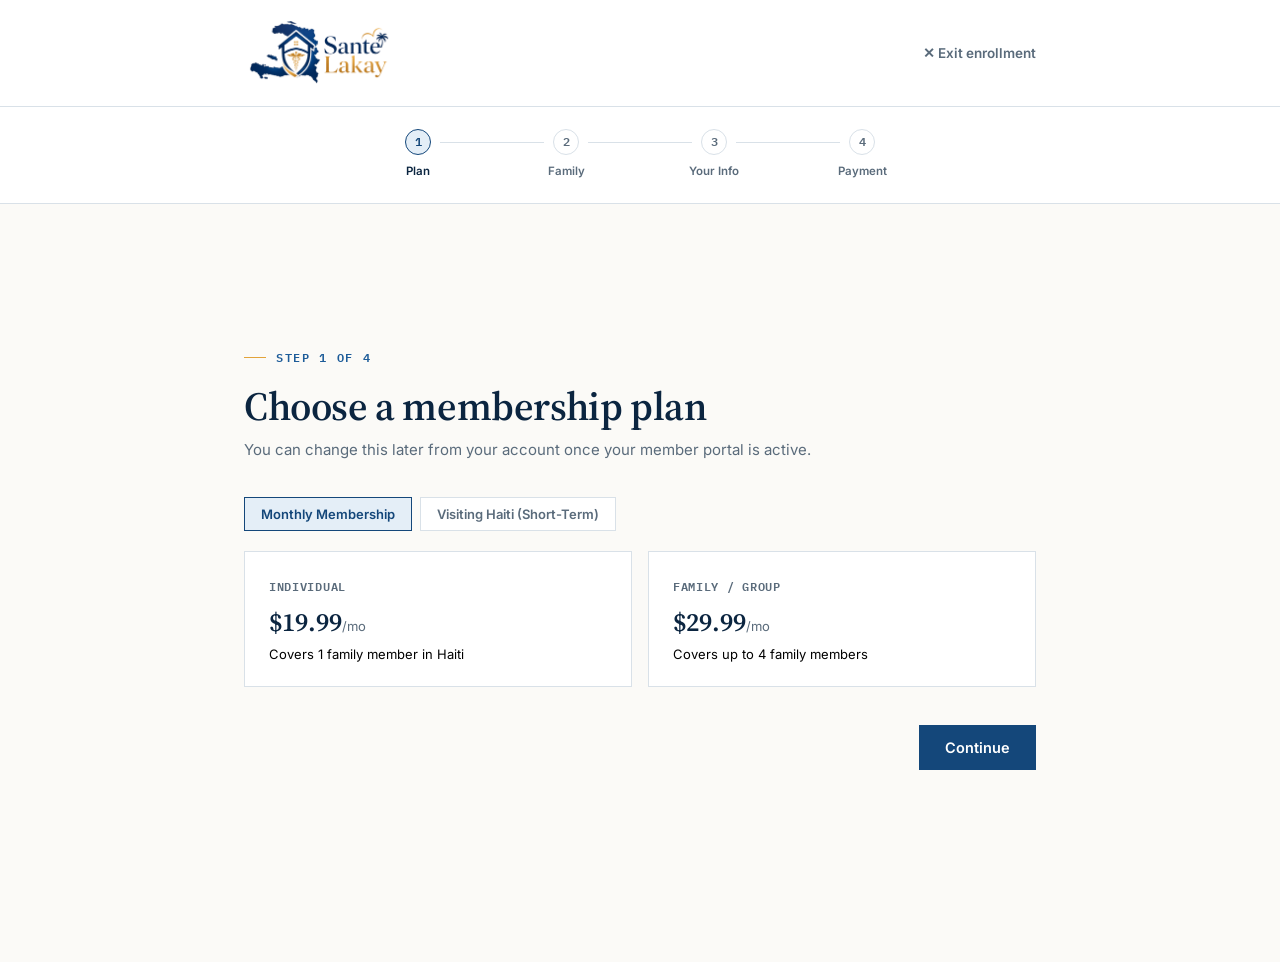
<file: enroll.html>
<!DOCTYPE html>
<html lang="en">
<head>
<meta charset="UTF-8">
<meta name="viewport" content="width=device-width, initial-scale=1.0">
<title>Enroll — Sante Lakay</title>
<link rel="preconnect" href="https://fonts.googleapis.com">
<link rel="preconnect" href="https://fonts.gstatic.com" crossorigin>
<link href="https://fonts.googleapis.com/css2?family=Source+Serif+4:opsz,wght@8..60,400;8..60,500;8..60,600;8..60,700&family=Inter:wght@400;500;600;700&family=IBM+Plex+Mono:wght@500;600&display=swap" rel="stylesheet">
<link rel="stylesheet" href="css/styles.css">
</head>
<body class="enroll-page">

<header>
  <div class="nav">
    <a href="index.html" class="logo">
      <img src="img/logo-sante-lakay.png" alt="Home">
    </a>
    <a href="index.html" class="exit-link">✕ Exit enrollment</a>
  </div>
</header>

<div class="progress-wrap">
  <div class="progress" id="progressBar">
    <div class="p-step active" data-step="1"><span class="p-circle">1</span><span class="p-label">Plan</span></div>
    <div class="p-step" data-step="2"><span class="p-circle">2</span><span class="p-label">Family</span></div>
    <div class="p-step" data-step="3"><span class="p-circle">3</span><span class="p-label">Your Info</span></div>
    <div class="p-step" data-step="4"><span class="p-circle">4</span><span class="p-label">Payment</span></div>
  </div>
</div>

<main>
  <div class="wrap">

    <!-- STEP 1: PLAN -->
    <section class="step-panel active" id="panel-1">
      <div class="step-head">
        <div class="eyebrow">Step 1 of 4</div>
        <h2>Choose a membership plan</h2>
        <p>You can change this later from your account once your member portal is active.</p>
      </div>

      <div class="short-toggle">
        <button type="button" class="active" data-mode="monthly">Monthly Membership</button>
        <button type="button" data-mode="short">Visiting Haiti (Short-Term)</button>
      </div>

      <div class="plan-pick-grid" id="monthlyPlans">
        <button type="button" class="plan-pick" data-plan="individual" data-price="19.99" data-label="Individual — Monthly" data-people="1">
          <div class="pp-name">Individual</div>
          <div class="pp-price">$19.99<span>/mo</span></div>
          <div class="pp-desc">Covers 1 family member in Haiti</div>
        </button>
        <button type="button" class="plan-pick" data-plan="family" data-price="29.99" data-label="Family / Group — Monthly" data-people="4">
          <div class="pp-name">Family / Group</div>
          <div class="pp-price">$29.99<span>/mo</span></div>
          <div class="pp-desc">Covers up to 4 family members</div>
        </button>
      </div>

      <div class="plan-pick-grid" id="shortPlans" style="display:none;">
        <button type="button" class="plan-pick" data-plan="short10" data-price="14.99" data-label="10-Day Individual" data-people="1">
          <div class="pp-name">10-Day Individual</div>
          <div class="pp-price">$14.99<span>one-time</span></div>
          <div class="pp-desc">Covers 1 visitor for 10 days</div>
        </button>
        <button type="button" class="plan-pick" data-plan="short30" data-price="39.99" data-label="1-Month Individual" data-people="1">
          <div class="pp-name">1-Month Individual</div>
          <div class="pp-price">$39.99<span>one-time</span></div>
          <div class="pp-desc">Covers 1 visitor for 30 days</div>
        </button>
      </div>
      <p class="error-text" id="err-plan">Please select a plan to continue.</p>

      <div class="step-nav">
        <span></span>
        <button type="button" class="btn btn-primary" onclick="goToStep(2)">Continue</button>
      </div>
    </section>

    <!-- STEP 2: FAMILY -->
    <section class="step-panel" id="panel-2">
      <div class="step-head">
        <div class="eyebrow">Step 2 of 4</div>
        <h2>Add your family in Haiti</h2>
        <p>Enter the name and local Haiti phone number for each person you're covering. They'll receive a message in Kreyòl once enrollment is complete.</p>
      </div>

      <div id="membersList"></div>
      <button type="button" class="add-member" id="addMemberBtn" onclick="addMember()">
        <svg viewBox="0 0 24 24" fill="none" stroke-width="2" stroke-linecap="round"><path d="M12 5v14M5 12h14"/></svg>
        Add another family member
      </button>
      <p class="member-limit-note" id="memberLimitNote"></p>
      <p class="error-text" id="err-members">Please complete a name and phone number for each family member.</p>

      <div class="step-nav">
        <button type="button" class="btn btn-text" onclick="goToStep(1)">← Back</button>
        <button type="button" class="btn btn-primary" onclick="validateAndGo(3)">Continue</button>
      </div>
    </section>

    <!-- STEP 3: YOUR INFO -->
    <section class="step-panel" id="panel-3">
      <div class="step-head">
        <div class="eyebrow">Step 3 of 4</div>
        <h2>Your information</h2>
        <p>This is who we'll contact about the membership — it doesn't need to match anyone in Haiti.</p>
      </div>

      <div class="member-card">
        <div class="field-row">
          <div class="field"><label for="yourName">Full name</label><input type="text" id="yourName" placeholder="Jean Baptiste"></div>
          <div class="field"><label for="yourEmail">Email address</label><input type="email" id="yourEmail" placeholder="you@email.com"></div>
        </div>
        <div class="field-row">
          <div class="field"><label for="yourPhone">Your phone number</label><input type="tel" id="yourPhone" placeholder="+1 (555) 000-0000"></div>
          <div class="field">
            <label for="yourCountry">Country of residence</label>
            <select id="yourCountry">
              <option value="">Select a country</option>
              <option>United States</option>
              <option>Canada</option>
              <option>France</option>
              <option>Dominican Republic</option>
              <option>Chile</option>
              <option>Brazil</option>
              <option>Bahamas</option>
              <option>Other</option>
            </select>
          </div>
        </div>
      </div>
      <p class="error-text" id="err-info">Please fill in your name, email, and country to continue.</p>

      <div class="step-nav">
        <button type="button" class="btn btn-text" onclick="goToStep(2)">← Back</button>
        <button type="button" class="btn btn-primary" onclick="validateAndGo(4)">Continue</button>
      </div>
    </section>

    <!-- STEP 4: PAYMENT / REVIEW -->
    <section class="step-panel" id="panel-4">
      <div class="step-head">
        <div class="eyebrow">Step 4 of 4</div>
        <h2>Review & payment</h2>
        <p>Confirm your details below before completing enrollment.</p>
      </div>

      <div class="summary-box" id="summaryBox"></div>

      <div class="demo-banner">
        <svg viewBox="0 0 24 24" fill="none" stroke-width="2" stroke-linecap="round" stroke-linejoin="round"><circle cx="12" cy="12" r="9"/><path d="M12 8v4M12 16h.01"/></svg>
        <span>This is a frontend preview. Payment processing isn't connected yet — no card will be charged. This screen shows how billing will work once our backend is live.</span>
      </div>

      <div class="card-visual">
        <div class="cv-top"><div class="cv-chip"></div><span style="font-family:var(--mono); font-size:12px;">SANTE LAKAY</span></div>
        <div class="cv-num" id="cardNumDisplay">•••• •••• •••• ••••</div>
        <div class="cv-bottom"><span id="cardNameDisplay">CARDHOLDER NAME</span><span id="cardExpDisplay">MM/YY</span></div>
      </div>

      <div class="member-card">
        <div class="field-row">
          <div class="field" style="grid-column:1/-1;"><label for="cardName">Name on card</label><input type="text" id="cardName" placeholder="Jean Baptiste" oninput="updateCardVisual()"></div>
        </div>
        <div class="field-row three">
          <div class="field"><label for="cardNumber">Card number</label><input type="text" id="cardNumber" maxlength="19" placeholder="4242 4242 4242 4242" oninput="updateCardVisual()"></div>
          <div class="field"><label for="cardExp">Expiry</label><input type="text" id="cardExp" maxlength="5" placeholder="MM/YY" oninput="updateCardVisual()"></div>
          <div class="field"><label for="cardCvv">CVV</label><input type="text" id="cardCvv" maxlength="4" placeholder="123"></div>
        </div>
      </div>
      <p class="error-text" id="err-payment">Please fill in your card details to complete enrollment (demo only — nothing is charged).</p>

      <div class="step-nav">
        <button type="button" class="btn btn-text" onclick="goToStep(3)">← Back</button>
        <button type="button" class="btn btn-primary" onclick="completeEnrollment()">Complete Enrollment</button>
      </div>
    </section>

    <!-- CONFIRMATION -->
    <section class="step-panel" id="panel-confirm">
      <div class="confirm-wrap">
        <div class="confirm-icon">
          <svg viewBox="0 0 24 24" fill="none" stroke-width="2" stroke-linecap="round" stroke-linejoin="round"><path d="M20 6 9 17l-5-5"/></svg>
        </div>
        <h2>Your family is covered.</h2>
        <p style="max-width:440px; margin:12px auto 0;">A confirmation email is on its way, and each family member will receive a text message in Kreyòl explaining their new coverage.</p>
        <div class="confirm-id" id="confirmId">MEMBER ID — PENDING BACKEND</div>
        <div class="summary-box" id="confirmSummary" style="text-align:left; max-width:440px; margin:24px auto;"></div>
        <a href="index.html" class="btn btn-primary" style="margin-top:8px;">Return to Homepage</a>
      </div>
    </section>

  </div>
</main>

<script>
const state = {
  mode: 'monthly',
  plan: null,
  planLabel: '',
  planPrice: 0,
  peopleAllowed: 1,
  members: [],
  info: {}
};

// Preselect plan from URL (?plan=individual or ?plan=family)
const urlParams = new URLSearchParams(window.location.search);
const preselect = urlParams.get('plan');

function goToStep(n){
  document.querySelectorAll('.step-panel').forEach(p=>p.classList.remove('active'));
  document.getElementById('panel-' + n).classList.add('active');
  document.querySelectorAll('.p-step').forEach(s=>{
    const step = parseInt(s.getAttribute('data-step'));
    s.classList.remove('active','done');
    if(step < n) s.classList.add('done');
    if(step === n) s.classList.add('active');
  });
  window.scrollTo({top:0, behavior:'smooth'});
}

// --- STEP 1: Plan selection ---
document.querySelectorAll('.short-toggle button').forEach(btn=>{
  btn.addEventListener('click', ()=>{
    document.querySelectorAll('.short-toggle button').forEach(b=>b.classList.remove('active'));
    btn.classList.add('active');
    const mode = btn.getAttribute('data-mode');
    state.mode = mode;
    document.getElementById('monthlyPlans').style.display = mode === 'monthly' ? 'grid' : 'none';
    document.getElementById('shortPlans').style.display = mode === 'short' ? 'grid' : 'none';
  });
});

document.querySelectorAll('.plan-pick').forEach(card=>{
  card.addEventListener('click', ()=>{
    document.querySelectorAll('.plan-pick').forEach(c=>c.classList.remove('selected'));
    card.classList.add('selected');
    state.plan = card.getAttribute('data-plan');
    state.planLabel = card.getAttribute('data-label');
    state.planPrice = parseFloat(card.getAttribute('data-price'));
    state.peopleAllowed = parseInt(card.getAttribute('data-people'));
    document.getElementById('err-plan').style.display = 'none';
    renderMemberLimitNote();
  });
});

function renderMemberLimitNote(){
  const note = document.getElementById('memberLimitNote');
  if(state.plan === 'family'){
    note.textContent = 'Family plan includes up to 4 members. Additional members can be added for $5/mo each.';
  } else if(state.peopleAllowed){
    note.textContent = 'This plan covers ' + state.peopleAllowed + ' family member.';
  } else {
    note.textContent = '';
  }
}

const origGoToStep = goToStep;
goToStep = function(n){
  if(n === 2){
    if(!state.plan){
      document.getElementById('err-plan').style.display = 'block';
      return;
    }
    if(state.members.length === 0){ addMember(); }
  }
  origGoToStep(n);
};

// --- STEP 2: Family members ---
let memberCount = 0;
function addMember(){
  memberCount++;
  const id = 'member-' + memberCount;
  state.members.push({id, name:'', relationship:'', phone:''});
  const wrap = document.createElement('div');
  wrap.className = 'member-card';
  wrap.id = id;
  wrap.innerHTML = `
    <div class="m-title">Family Member ${memberCount}</div>
    ${memberCount > 1 ? `<button type="button" class="remove-member" onclick="removeMember('${id}')">Remove</button>` : ''}
    <div class="field-row three">
      <div class="field"><label>Full name</label><input type="text" placeholder="Marie Joseph" oninput="updateMember('${id}','name',this.value)"></div>
      <div class="field"><label>Relationship</label><input type="text" placeholder="Mother" oninput="updateMember('${id}','relationship',this.value)"></div>
      <div class="field"><label>Phone number (Haiti)</label><input type="tel" placeholder="+509 00 00 0000" oninput="updateMember('${id}','phone',this.value)"></div>
    </div>
  `;
  document.getElementById('membersList').appendChild(wrap);
}
function removeMember(id){
  state.members = state.members.filter(m => m.id !== id);
  document.getElementById(id).remove();
}
function updateMember(id, field, value){
  const m = state.members.find(m => m.id === id);
  if(m) m[field] = value;
}

function validateAndGo(n){
  if(n === 3){
    const incomplete = state.members.some(m => !m.name || !m.phone);
    if(state.members.length === 0 || incomplete){
      document.getElementById('err-members').style.display = 'block';
      return;
    }
    document.getElementById('err-members').style.display = 'none';
  }
  if(n === 4){
    const name = document.getElementById('yourName').value;
    const email = document.getElementById('yourEmail').value;
    const country = document.getElementById('yourCountry').value;
    if(!name || !email || !country){
      document.getElementById('err-info').style.display = 'block';
      return;
    }
    document.getElementById('err-info').style.display = 'none';
    state.info = {
      name, email, country,
      phone: document.getElementById('yourPhone').value
    };
    renderSummary();
  }
  goToStep(n);
}

// --- STEP 4: Payment visual + summary ---
function updateCardVisual(){
  const num = document.getElementById('cardNumber').value;
  const name = document.getElementById('cardName').value;
  const exp = document.getElementById('cardExp').value;
  document.getElementById('cardNumDisplay').textContent = num ? num.replace(/(.{4})/g,'$1 ').trim() : '•••• •••• •••• ••••';
  document.getElementById('cardNameDisplay').textContent = name ? name.toUpperCase() : 'CARDHOLDER NAME';
  document.getElementById('cardExpDisplay').textContent = exp || 'MM/YY';
}

function renderSummary(){
  const box = document.getElementById('summaryBox');
  const membersHtml = state.members.map(m =>
    `<div class="summary-row"><span class="label">${m.name || 'Family member'} (${m.relationship || '—'})</span><span class="value">${m.phone || '—'}</span></div>`
  ).join('');
  box.innerHTML = `
    <div class="summary-row"><span class="label">Plan</span><span class="value">${state.planLabel}</span></div>
    <div class="summary-row"><span class="label">Enrolled by</span><span class="value">${state.info.name} — ${state.info.country}</span></div>
    ${membersHtml}
    <div class="summary-total"><span>Total ${state.mode === 'monthly' ? 'today' : ''}</span><span>$${state.planPrice.toFixed(2)}${state.mode === 'monthly' ? '/mo' : ''}</span></div>
  `;
}

function completeEnrollment(){
  const num = document.getElementById('cardNumber').value;
  const name = document.getElementById('cardName').value;
  const exp = document.getElementById('cardExp').value;
  const cvv = document.getElementById('cardCvv').value;
  if(!num || !name || !exp || !cvv){
    document.getElementById('err-payment').style.display = 'block';
    return;
  }
  document.getElementById('err-payment').style.display = 'none';

  const fakeId = 'SL-' + Math.floor(100000 + Math.random()*900000);
  document.getElementById('confirmId').textContent = 'Membership ID (demo): ' + fakeId;

  const membersHtml = state.members.map(m =>
    `<div class="summary-row"><span class="label">${m.name || 'Family member'}</span><span class="value">${m.phone || '—'}</span></div>`
  ).join('');
  document.getElementById('confirmSummary').innerHTML = `
    <div class="summary-row"><span class="label">Plan</span><span class="value">${state.planLabel}</span></div>
    ${membersHtml}
  `;

  document.querySelectorAll('.step-panel').forEach(p=>p.classList.remove('active'));
  document.getElementById('panel-confirm').classList.add('active');
  document.getElementById('progressBar').style.display = 'none';
  window.scrollTo({top:0, behavior:'smooth'});
}

// Apply preselected plan from URL on load
if(preselect === 'individual' || preselect === 'family'){
  window.addEventListener('DOMContentLoaded', ()=>{
    const card = document.querySelector(`.plan-pick[data-plan="${preselect}"]`);
    if(card) card.click();
  });
}
</script>
</body>
</html>
</file>
<file: css/styles.css>
/* =====================================================================
   SANTE LAKAY — SHARED STYLESHEET
   Used by: index.html, about.html, how-it-works.html, plans.html, enroll.html
   ===================================================================== */

/* ---------- DESIGN TOKENS ---------- */
:root{
  --ink:#0B2540;
  --primary:#14477A;
  --primary-2:#1D5C99;
  --primary-tint:#E4EEF7;
  --primary-tint-2:#CFE0F0;
  --accent:#E2A33B;
  --accent-2:#C9862A;
  --paper:#FBFAF7;
  --paper-2:#F3F1EA;
  --line:#D9E1E8;
  --white:#FFFFFF;
  --muted:#5A6B7B;
  --error:#B3452C;
  --radius:2px;
  --display:'Source Serif 4', Georgia, serif;
  --body:'Inter', -apple-system, sans-serif;
  --mono:'IBM Plex Mono', monospace;
  --maxw:1180px;
}

/* ---------- RESET ---------- */
*{box-sizing:border-box; margin:0; padding:0;}
html{scroll-behavior:smooth;}
body{font-family:var(--body); color:var(--ink); background:var(--paper); line-height:1.55; -webkit-font-smoothing:antialiased; overflow-x:hidden;}
img{max-width:100%; display:block;}
a{color:inherit; text-decoration:none;}
ul{list-style:none;}
button{font-family:inherit; cursor:pointer; border:none; background:none;}
input, select{font-family:inherit;}

/* ---------- TYPOGRAPHY ---------- */
h1,h2,h3{font-family:var(--display); font-weight:600; color:var(--ink); letter-spacing:-.01em;}
h1{font-size:clamp(34px,4.8vw,58px); line-height:1.06;}
h2{font-size:clamp(28px,3.4vw,40px); line-height:1.14;}
h3{font-size:20px; line-height:1.3;}
p{color:var(--muted);}

/* ---------- BUTTONS ---------- */
.btn{display:inline-flex; align-items:center; gap:10px; padding:10px 15px; font-weight:600; font-size:15px; transition:transform .15s ease, background .15s ease;}
.btn-primary{background:var(--primary); color:var(--white);}
.btn-primary:hover{background:var(--ink); transform:translateY(-1px);}
.btn-ghost{background:transparent; color:var(--primary); border:1px solid var(--primary-tint-2);}
.btn-ghost:hover{border-color:var(--primary); background:var(--primary-tint);}
.btn-accent{background:var(--accent); color:#3A2408;}
.btn-accent:hover{background:var(--accent-2); transform:translateY(-1px);}

/* ---------- SCROLL REVEAL UTILITY ----------
   Add class="reveal" to any element to fade + slide it in on scroll.
   Pairs with js/site.js. Add nth-child transition-delay rules scoped
   to a parent (see examples below) to stagger groups of items. */
.reveal{opacity:0; transform:translateY(22px); transition:opacity .55s ease, transform .55s ease;}
.reveal.is-visible{opacity:1; transform:translateY(0);}
@media (prefers-reduced-motion: reduce){
  .reveal{transition:none; opacity:1; transform:none;}
}

/* ---------- LAYOUT / WRAP / EYEBROW ---------- */
.wrap{max-width:var(--maxw); margin:0 auto; padding:0 32px;}
.eyebrow{font-family:var(--mono); font-size:12px; letter-spacing:.14em; text-transform:uppercase; color:var(--primary-2); font-weight:600; display:flex; align-items:center; gap:10px; margin-bottom:18px;}
.eyebrow::before{content:''; width:22px; height:1px; background:var(--accent);}

/* ---------- HEADER / NAV ---------- */
header{position:sticky; top:0; z-index:100; background:rgba(251,250,247,.92); backdrop-filter:blur(10px); border-bottom:1px solid var(--line);}
.nav{display:flex; align-items:center; justify-content:space-between; padding:18px 32px; max-width:var(--maxw); margin:0 auto;}
.logo{display:flex; align-items:center; gap:10px; font-family:var(--display); font-weight:700; font-size:20px; letter-spacing:-.01em;}
.logo-mark{width:30px; height:30px; flex-shrink:0;}
.logo img{object-fit: contain; object-position: left; height:70px;}
.nav-links{display:flex; align-items:center; gap:34px;}
.nav-links a{font-size:14.5px; font-weight:500; color:var(--ink);}
.nav-links a.current{color:var(--primary);}
.nav-links a:hover{color:var(--primary);}
.nav-right{display:flex; align-items:center; gap:16px;}
.burger{display:none; flex-direction:column; gap:5px; padding:6px;}
.burger span{width:22px; height:2px; background:var(--ink);}
.exit-link{font-size:13.5px; font-weight:600; color:var(--muted); display:flex; align-items:center; gap:6px;}
.exit-link:hover{color:var(--primary);}

/* ---------- PHOTO HERO (About / Plans / How It Works) ---------- */
.photo-hero{position:relative; min-height:420px; display:flex; align-items:flex-end; overflow:hidden;}
.photo-hero img{position:absolute; inset:0; width:100%; height:100%; object-fit:cover; filter:saturate(.85);}
.photo-hero::after{content:''; position:absolute; inset:0; background:linear-gradient(180deg, rgba(11,37,64,.55) 0%, rgba(11,37,64,.8) 100%);}
.photo-hero-content{position:relative; z-index:2; padding:80px 32px 56px; max-width:var(--maxw); margin:0 auto; width:100%;}
.photo-hero-content .eyebrow{color:var(--primary-tint-2);}
.photo-hero-content .eyebrow::before{background:var(--accent);}
.photo-hero-content h1{color:var(--white); max-width:640px;}
.photo-hero-content p{color:rgba(255,255,255,.82); max-width:560px; margin-top:16px; font-size:17px;}

/* ---------- SECTION SHELLS ---------- */
section{padding:92px 0;}
.section-alt{background:var(--white); border-top:1px solid var(--line); border-bottom:1px solid var(--line);}
.section-tint{background:var(--primary-tint);}
.section-head{max-width:660px; margin-bottom:52px;}
.section-head.center{margin-left:auto; margin-right:auto; text-align:center;}
.section-head p{margin-top:14px; font-size:16px;}

/* ---------- SPLIT (image + text — About / How It Works) ---------- */
.split{display:grid; grid-template-columns:1fr 1fr; gap:64px; align-items:center;}
.split img{border-radius:2px; width:100%; height:350px; object-fit:cover;}
.split-list{display:flex; flex-direction:column; gap:22px; margin-top:24px;}
.split-list li{display:flex; gap:14px; font-size:15px; color:var(--ink);}
.split-list svg{width:18px; height:18px; stroke:var(--accent-2); flex-shrink:0; margin-top:3px;}

/* ---------- PLAN CARD (Home + Plans) ---------- */
.plans-grid{display:grid; grid-template-columns:1fr 1fr; gap:28px;}
.plan-card{background:var(--white); border:1px solid var(--line); padding:40px 36px; display:flex; flex-direction:column;}
.plan-card.featured{border-color:var(--primary); box-shadow:0 20px 40px rgba(20,71,122,.1); position:relative;}
.plan-badge{position:absolute; top:-13px; left:36px; background:var(--accent); color:#3A2408; font-family:var(--mono); font-size:11px; letter-spacing:.08em; text-transform:uppercase; font-weight:700; padding:5px 12px;}
.plan-name{font-family:var(--mono); font-size:12.5px; letter-spacing:.1em; text-transform:uppercase; color:var(--muted); font-weight:600; margin-bottom:10px;}
.plan-price{display:flex; align-items:baseline; gap:8px; margin-bottom:4px;}
.plan-price .num{font-family:var(--display); font-size:44px; font-weight:600; color:var(--ink);}
.plan-price .per{font-size:14px; color:var(--muted);}
.plan-people{font-size:13.5px; color:var(--primary-2); font-weight:600; margin-bottom:24px;}
.plan-features{display:flex; flex-direction:column; gap:12px; margin-bottom:30px; flex:1;}
.plan-features li{display:flex; gap:10px; font-size:14.5px; color:var(--ink); align-items:flex-start;}
.plan-features svg{width:16px; height:16px; stroke:var(--accent-2); flex-shrink:0; margin-top:3px;}
.plans-note{margin-top:28px; font-size:13.5px; text-align:center; color:var(--muted);}

/* ---------- CTA BANNER ---------- */
.cta-banner{background:var(--ink); color:var(--white); text-align:center; padding:96px 0; position:relative; overflow:hidden;}
.cta-banner::before{content:''; position:absolute; inset:0; background:radial-gradient(circle at 50% 0%, rgba(226,163,59,.14), transparent 60%);}
.cta-banner h2{color:var(--white); max-width:680px; margin:0 auto 18px; position:relative;}
.cta-banner p{color:rgba(255,255,255,.7); max-width:520px; margin:0 auto 36px; position:relative;}
.cta-banner .btn-row{display:flex; gap:16px; justify-content:center; position:relative; flex-wrap:wrap;}

/* ---------- FOOTER (simple — About / Plans / How It Works / Enroll) ---------- */
footer{background:var(--paper-2); padding:48px 0 28px; border-top:1px solid var(--line);}
.footer-bottom{display:flex; justify-content:space-between; align-items:center; font-size:12.5px; color:var(--muted); flex-wrap:wrap; gap:12px;}
.footer-links{display:flex; gap:24px; flex-wrap:wrap;}
.footer-links a{font-size:13.5px; color:var(--ink);}
.footer-links a:hover{color:var(--primary);}

/* ---------- BASE RESPONSIVE ---------- */
@media(max-width:920px){
  .nav-links{display:none;}
  .burger{display:flex;}
  .split{grid-template-columns:1fr; gap:32px;}
  .plans-grid{grid-template-columns:1fr;}
  section{padding:64px 0;}
}
@media(max-width:560px){
  .wrap{padding:0 20px;}
  .nav{padding:16px 20px;}
}


/* =====================================================================
   HOME PAGE (index.html)
   ===================================================================== */
.hero{padding:88px 0 60px; position:relative; overflow:hidden;}
.hero-grid{display:grid; grid-template-columns:1.1fr .9fr; gap:60px; align-items:center;}
.hero h1{margin-bottom:22px;}
.hero h1 em{font-style:italic; color:var(--primary);}
.hero p.lead{font-size:18px; max-width:480px; margin-bottom:34px;}
.hero-ctas{display:flex; gap:14px; flex-wrap:wrap; margin-bottom:48px;}
.hero-stats{display:flex; gap:36px; flex-wrap:wrap; border-top:1px solid var(--line); padding-top:26px;}
.stat-num{font-family:var(--mono); font-weight:600; font-size:22px; color:var(--primary); display:block;}
.stat-label{font-size:12.5px; color:var(--muted); max-width:140px; display:block; margin-top:4px;}

/* Signature lifeline graphic */
.lifeline-card{background:var(--primary); border-radius:4px; padding:44px 34px; position:relative; color:var(--white); overflow:hidden; min-height:420px; display:flex; flex-direction:column; justify-content:space-between;}
.lifeline-card::before{content:''; position:absolute; inset:0; background:radial-gradient(circle at 80% 10%, rgba(255,255,255,.08), transparent 55%);}
.lifeline-tag{font-family:var(--mono); font-size:11.5px; letter-spacing:.1em; text-transform:uppercase; color:var(--primary-tint-2); position:relative;}
.lifeline-svg{width:100%; height:auto; position:relative;}
.pulse{animation:pulse 2.6s ease-in-out infinite;}
@keyframes pulse{0%,100%{opacity:.35; r:5;} 50%{opacity:1; r:8;}}
.dashflow{stroke-dasharray:6 8; animation:dash 1.6s linear infinite;}
@keyframes dash{to{stroke-dashoffset:-28;}}
.signal-status{display:flex; align-items:center; gap:9px; position:relative; margin:2px 0 22px; padding-top:18px; border-top:1px solid rgba(255,255,255,.12);}
.signal-dot{width:7px; height:7px; border-radius:50%; background:#E2A33B; flex-shrink:0; animation:signalBlink 2.6s ease-in-out infinite;}
@keyframes signalBlink{0%,100%{opacity:.35;} 50%{opacity:1;}}
#signalText{font-family:var(--mono); font-size:11.5px; letter-spacing:.03em; color:rgba(255,255,255,.75); transition:opacity .35s ease;}
.lifeline-caption{font-size:14px; color:rgba(255,255,255,.82); position:relative; line-height:1.6;}
.lifeline-caption strong{color:var(--white); font-family:var(--display); font-size:17px; display:block; margin-bottom:6px; font-weight:600;}

/* About (on homepage) */
.about-grid{display:grid; grid-template-columns:1fr 1fr; gap:70px; align-items:start;}
.about-points{display:flex; flex-direction:column; gap:28px; margin-top:8px;}
.about-point{display:flex; gap:18px;}
.point-icon{width:40px; height:40px; flex-shrink:0; border-radius:50%; background:var(--primary-tint); display:flex; align-items:center; justify-content:center;}
.point-icon svg{width:20px; height:20px; stroke:var(--primary);}

/* How it works (3-step preview on homepage) */
.steps{display:grid; grid-template-columns:repeat(3,1fr); gap:0; border:1px solid var(--line); background:var(--line);}
.step{background:var(--paper); padding:44px 36px; position:relative;}
.step-num{font-family:var(--display); font-size:15px; font-weight:600; color:var(--accent-2); font-style:italic; margin-bottom:22px; display:block;}
.step h3{margin-bottom:12px;}
.step p{font-size:14.5px;}

/* Included services */
.services-grid{display:grid; grid-template-columns:repeat(4,1fr); gap:1px; background:var(--line); border:1px solid var(--line);}
.service-card{background:var(--white); padding:30px 24px; display:flex; flex-direction:column; gap:14px;}
.service-card svg{width:24px; height:24px; stroke:var(--primary);}
.service-card h3{font-size:16px;}
.service-card p{font-size:13.5px;}

/* Why choose */
.why-grid{display:grid; grid-template-columns:repeat(2,1fr); gap:2px; background:var(--line); border:1px solid var(--line);}
.why-card{background:var(--primary); color:var(--white); padding:40px; display:flex; flex-direction:column; gap:14px;}
.why-card:nth-child(odd){background:var(--ink);}
.why-card svg{width:26px; height:26px; stroke:var(--accent);}
.why-card h3{color:var(--white);}
.why-card p{color:rgba(255,255,255,.72); font-size:14.5px;}

/* FAQ (homepage) */
.faq-list{max-width:760px; margin:0 auto;}
.faq-item{border-bottom:1px solid var(--line);}
.faq-q{display:flex; justify-content:space-between; align-items:center; padding:24px 4px; font-family:var(--display); font-size:18px; font-weight:600; cursor:pointer;}
.faq-q .plus{font-family:var(--mono); font-size:20px; color:var(--primary); transition:transform .2s ease;}
details[open] .faq-q .plus{transform:rotate(45deg);}
.faq-a{padding:0 4px 24px; font-size:15px; max-width:640px;}
summary::-webkit-details-marker{display:none;}
summary{list-style:none;}

/* Homepage extended footer */
.footer-grid{display:grid; grid-template-columns:1.4fr 1fr 1fr 1fr; gap:40px; margin-bottom:52px;}
.footer-brand p{font-size:14px; max-width:260px; margin-top:14px;}
.footer-col h4{font-family:var(--mono); font-size:12px; letter-spacing:.08em; text-transform:uppercase; color:var(--muted); margin-bottom:18px; font-weight:600;}
.footer-col a{display:block; font-size:14px; color:var(--ink); margin-bottom:11px;}
.footer-col a:hover{color:var(--primary);}

/* Story section — cinematic narrative hook */
.story-section{background:var(--ink); padding:120px 0; position:relative; overflow:hidden; text-align:center;}
.story-section::before{content:''; position:absolute; inset:0; background:radial-gradient(circle at 50% 0%, rgba(226,163,59,.12), transparent 60%);}
.story-wrap{max-width:760px; margin:0 auto; position:relative;}
.story-lines{display:flex; flex-direction:column; gap:14px; margin-bottom:34px;}
.story-line{
  font-family:var(--display); font-style:italic; font-size:clamp(19px,2.8vw,28px); color:rgba(255,255,255,.6); line-height:1.35;
  opacity:0; transform:translateY(14px); transition:opacity .7s ease, transform .7s ease;
}
.story-line.is-visible{opacity:1; transform:translateY(0);}
.story-line-emphasis{color:rgba(255,255,255,.94); font-weight:500;}
.story-line-beat{color:var(--accent); font-size:clamp(21px,3.2vw,32px); margin-top:6px; font-weight:500;}
.story-resolution{
  font-family:var(--display); font-style:normal; font-weight:500; color:var(--white); font-size:clamp(21px,3vw,30px); line-height:1.4;
  max-width:660px; margin:0 auto 26px; opacity:0; transform:translateY(14px); transition:opacity .8s ease, transform .8s ease;
}
.story-resolution.is-visible{opacity:1; transform:translateY(0);}
.story-closing{
  font-family:var(--body); font-size:14.5px; color:rgba(255,255,255,.55); max-width:460px; margin:0 auto 36px;
  opacity:0; transition:opacity .9s ease;
}
.story-closing.is-visible{opacity:1;}
.story-cta{
  border-color:rgba(255,255,255,.28); color:var(--white); opacity:0; transition:opacity .8s ease, background .15s ease, border-color .15s ease;
}
.story-cta.is-visible{opacity:1;}
.story-cta:hover{border-color:var(--white); background:rgba(255,255,255,.08);}

@media(max-width:640px){
  .story-section{padding:80px 0;}
}
@media (prefers-reduced-motion: reduce){
  .story-line, .story-resolution, .story-closing, .story-cta{transition:none; opacity:1; transform:none;}
}

/* Journey timeline — "what happens when my mother gets sick?" */
.journey{position:relative; max-width:700px; margin:0 auto;}
.journey::before{content:''; position:absolute; left:27px; top:6px; bottom:6px; width:2px; background:var(--line);}
.journey-progress{position:absolute; left:27px; top:6px; width:2px; background:linear-gradient(var(--primary), var(--accent)); height:0; transition:height 1s cubic-bezier(.4,0,.2,1);}
.journey-step{position:relative; padding-left:80px; padding-bottom:46px; opacity:0; transform:translateX(-18px); transition:opacity .55s ease, transform .55s ease;}
.journey-step:last-child{padding-bottom:0;}
.journey-step.is-visible{opacity:1; transform:translateX(0);}
.journey-icon{position:absolute; left:0; top:0; width:56px; height:56px; border-radius:50%; background:var(--white); border:2px solid var(--line); display:flex; align-items:center; justify-content:center; z-index:2; transition:border-color .3s ease, background .3s ease, transform .4s ease;}
.journey-icon svg{width:24px; height:24px; stroke:var(--muted); transition:stroke .3s ease;}
.journey-step.is-visible .journey-icon{border-color:var(--primary); background:var(--primary-tint); transform:scale(1.05);}
.journey-step.is-visible .journey-icon svg{stroke:var(--primary);}
.journey-step-critical .journey-icon{border-color:rgba(226,163,59,.5);}
.journey-step-critical.is-visible .journey-icon{border-color:var(--accent); background:rgba(226,163,59,.14); animation:journeyPulse 1.8s ease-in-out 2;}
.journey-step-critical.is-visible .journey-icon svg{stroke:var(--accent-2);}
@keyframes journeyPulse{0%,100%{box-shadow:0 0 0 0 rgba(226,163,59,.35);} 50%{box-shadow:0 0 0 9px rgba(226,163,59,0);}}
.journey-tag{font-family:var(--mono); font-size:10.5px; letter-spacing:.08em; text-transform:uppercase; color:var(--primary-2); margin-bottom:6px; display:block;}
.journey-step-critical .journey-tag{color:var(--accent-2);}
.journey-title{font-size:19px; margin-bottom:6px;}
.journey-desc{font-size:14.5px; max-width:460px;}

/* Why we're different — comparison cards */
.compare-grid{display:grid; grid-template-columns:1fr 1fr; gap:2px; background:var(--line); border:1px solid var(--line); max-width:980px; margin:0 auto;}
.compare-card{padding:40px 36px; position:relative;}
.compare-card-muted{background:var(--paper-2);}
.compare-card-primary{background:var(--primary); color:var(--white);}
.compare-label{font-family:var(--mono); font-size:11px; letter-spacing:.08em; text-transform:uppercase; font-weight:600; display:block; margin-bottom:16px;}
.compare-card-muted .compare-label{color:var(--muted);}
.compare-card-primary .compare-label{color:var(--primary-tint-2);}
.compare-card-muted h3{color:var(--muted); font-style:italic; margin-bottom:14px;}
.compare-card-primary h3{color:var(--white); margin-bottom:22px;}
.compare-card-muted p{font-size:14.5px;}
.compare-list{display:flex; flex-direction:column; gap:16px;}
.compare-list li{display:flex; gap:12px; font-size:15px; align-items:flex-start; opacity:0; transform:translateX(-10px); transition:opacity .5s ease, transform .5s ease;}
.compare-card-primary.is-visible .compare-list li{opacity:1; transform:translateX(0);}
.compare-list li:nth-child(1){transition-delay:.05s;}
.compare-list li:nth-child(2){transition-delay:.15s;}
.compare-list li:nth-child(3){transition-delay:.25s;}
.compare-list li:nth-child(4){transition-delay:.35s;}
.compare-list li:nth-child(5){transition-delay:.45s;}
.compare-list svg{width:18px; height:18px; stroke:var(--accent); flex-shrink:0; margin-top:2px;}

/* Stagger delays for repeating home components (base fade/slide comes from .reveal) */
.about-points .about-point:nth-child(1){transition-delay:0ms;}
.about-points .about-point:nth-child(2){transition-delay:100ms;}
.about-points .about-point:nth-child(3){transition-delay:200ms;}
.steps .step:nth-child(1){transition-delay:0ms;}
.steps .step:nth-child(2){transition-delay:120ms;}
.steps .step:nth-child(3){transition-delay:240ms;}
.services-grid .service-card:nth-child(1){transition-delay:0ms;}
.services-grid .service-card:nth-child(2){transition-delay:60ms;}
.services-grid .service-card:nth-child(3){transition-delay:120ms;}
.services-grid .service-card:nth-child(4){transition-delay:180ms;}
.services-grid .service-card:nth-child(5){transition-delay:240ms;}
.services-grid .service-card:nth-child(6){transition-delay:300ms;}
.services-grid .service-card:nth-child(7){transition-delay:360ms;}
.services-grid .service-card:nth-child(8){transition-delay:420ms;}
.plans-grid .plan-card:nth-child(1){transition-delay:0ms;}
.plans-grid .plan-card:nth-child(2){transition-delay:130ms;}
.why-grid .why-card:nth-child(1){transition-delay:0ms;}
.why-grid .why-card:nth-child(2){transition-delay:100ms;}
.why-grid .why-card:nth-child(3){transition-delay:200ms;}
.why-grid .why-card:nth-child(4){transition-delay:300ms;}
.faq-list .faq-item:nth-child(1){transition-delay:0ms;}
.faq-list .faq-item:nth-child(2){transition-delay:70ms;}
.faq-list .faq-item:nth-child(3){transition-delay:140ms;}
.faq-list .faq-item:nth-child(4){transition-delay:210ms;}
.faq-list .faq-item:nth-child(5){transition-delay:280ms;}
/* subtle lift on hover for cards that didn't have one before */
.service-card, .why-card{transition:opacity .55s ease, transform .55s ease, box-shadow .25s ease;}
.service-card:hover{transform:translateY(-4px); box-shadow:0 14px 30px rgba(11,37,64,.08);}
.why-card:hover{transform:translateY(-4px); box-shadow:0 16px 34px rgba(11,37,64,.22);}

@media(max-width:920px){
  .hero-grid{grid-template-columns:1fr;}
  .about-grid{grid-template-columns:1fr; gap:40px;}
  .steps{grid-template-columns:1fr;}
  .services-grid{grid-template-columns:repeat(2,1fr);}
  .why-grid{grid-template-columns:1fr;}
  .compare-grid{grid-template-columns:1fr;}
  .footer-grid{grid-template-columns:1fr 1fr; row-gap:36px;}
  .hero{padding:48px 0 40px;}
}
@media(max-width:520px){
  .footer-grid{grid-template-columns:1fr;}
  .hero-stats{gap:24px;}
  .journey-step{padding-left:64px;}
  .journey-icon{width:46px; height:46px;}
  .journey-icon svg{width:20px; height:20px;}
  .journey::before, .journey-progress{left:22px;}
}
@media (prefers-reduced-motion: reduce){
  .pulse, .dashflow{animation:none;}
  .journey-step{transition:none; opacity:1; transform:none;}
  .journey-progress{transition:none;}
  .journey-step-critical.is-visible .journey-icon{animation:none;}
  .compare-list li{transition:none; opacity:1; transform:none;}
}


/* =====================================================================
   ABOUT PAGE (about.html)
   ===================================================================== */
.mission-quote{font-family:var(--display); font-size:clamp(24px,3vw,34px); line-height:1.4; color:var(--ink); font-style:italic; max-width:820px; font-weight:500;}
.mission-quote span{color:var(--primary);}

.stat-grid{display:grid; grid-template-columns:repeat(4,1fr); gap:20px; margin-top:56px;}
.stat-card{
  background:var(--white); border:1px solid var(--line); padding:32px 26px; position:relative; overflow:hidden;
  opacity:0; transform:translateY(28px);
  transition:opacity .6s ease, transform .6s ease, box-shadow .3s ease, border-color .3s ease;
}
.stat-card.is-visible{opacity:1; transform:translateY(0);}
.stat-card::before{content:''; position:absolute; top:0; left:0; right:0; height:3px; background:linear-gradient(90deg, var(--primary), var(--accent)); transform:scaleX(0); transform-origin:left; transition:transform .45s ease;}
.stat-card:hover{transform:translateY(-6px); box-shadow:0 20px 40px rgba(11,37,64,.12); border-color:transparent;}
.stat-card:hover::before{transform:scaleX(1);}
.stat-icon{
  width:48px; height:48px; border-radius:50%; background:var(--primary-tint); display:flex; align-items:center; justify-content:center;
  margin-bottom:20px; position:relative; transition:background .3s ease, transform .3s ease;
}
.stat-icon svg{width:22px; height:22px; stroke:var(--primary); transition:stroke .3s ease;}
.stat-card:hover .stat-icon{background:var(--primary); transform:scale(1.08) rotate(-4deg);}
.stat-card:hover .stat-icon svg{stroke:var(--white);}
.stat-icon-accent{background:rgba(226,163,59,.16);}
.stat-icon-accent svg{stroke:var(--accent-2);}
.stat-card-highlight:hover .stat-icon{background:var(--accent);}
.stat-card-highlight:hover .stat-icon svg{stroke:#3A2408;}
.stat-num{font-family:var(--mono); font-weight:600; font-size:32px; color:var(--primary); display:block; margin-bottom:10px; letter-spacing:-.01em;}
.stat-card-highlight .stat-num{color:var(--accent-2);}
.stat-label{font-size:13.5px; color:var(--muted); line-height:1.5;}
.stat-live-dot{position:absolute; top:-2px; right:-2px; width:9px; height:9px; border-radius:50%; background:var(--accent); animation:statLivePulse 2s ease-in-out infinite;}
@keyframes statLivePulse{0%,100%{opacity:.4; transform:scale(.8);} 50%{opacity:1; transform:scale(1.15);}}
.stat-tag{position:absolute; top:22px; right:22px; font-family:var(--mono); font-size:9.5px; letter-spacing:.06em; text-transform:uppercase; color:var(--accent-2); background:rgba(226,163,59,.14); padding:4px 9px; border-radius:999px; font-weight:700;}

.values-grid{display:grid; grid-template-columns:repeat(3,1fr); gap:28px; margin-top:40px;}
.value-card{border-top:2px solid var(--accent); padding-top:22px;}
.value-card h3{margin-bottom:10px; font-size:18px;}
.value-card p{font-size:14.5px;}

.partners-grid{display:grid; grid-template-columns:repeat(3,1fr); gap:2px; background:var(--line); border:1px solid var(--line);}
.partner-card{background:var(--ink); color:var(--white); padding:36px 30px; display:flex; flex-direction:column; gap:12px;}
.partner-card:nth-child(2){background:var(--primary);}
.partner-card .p-tag{font-family:var(--mono); font-size:11px; letter-spacing:.08em; text-transform:uppercase; color:var(--accent);}
.partner-card h3{color:var(--white); font-size:19px;}
.partner-card p{color:rgba(255,255,255,.72); font-size:14px;}

.objectives{display:grid; grid-template-columns:1fr 1fr; gap:16px 40px; margin-top:36px;}
.obj-item{display:flex; gap:14px; font-size:15px; color:var(--ink); align-items:flex-start; padding:14px 0; border-bottom:1px solid var(--line);}
.obj-item svg{width:18px; height:18px; stroke:var(--accent-2); flex-shrink:0; margin-top:3px;}

.office-grid{display:grid; grid-template-columns:repeat(3,1fr); gap:28px; margin-top:20px;}
.office-card{background:var(--white); border:1px solid var(--line); padding:30px 26px;}
.office-card .o-num{font-family:var(--display); font-style:italic; font-size:22px; color:var(--accent-2); margin-bottom:14px; display:block;}
.office-card h3{font-size:17px; margin-bottom:8px;}
.office-card p{font-size:14px;}

.values-grid .value-card:nth-child(1){transition-delay:0ms;}
.values-grid .value-card:nth-child(2){transition-delay:120ms;}
.values-grid .value-card:nth-child(3){transition-delay:240ms;}
.partners-grid .partner-card:nth-child(1){transition-delay:0ms;}
.partners-grid .partner-card:nth-child(2){transition-delay:120ms;}
.partners-grid .partner-card:nth-child(3){transition-delay:240ms;}
.objectives .obj-item:nth-child(1){transition-delay:0ms;}
.objectives .obj-item:nth-child(2){transition-delay:80ms;}
.objectives .obj-item:nth-child(3){transition-delay:160ms;}
.objectives .obj-item:nth-child(4){transition-delay:240ms;}
.office-grid .office-card:nth-child(1){transition-delay:0ms;}
.office-grid .office-card:nth-child(2){transition-delay:120ms;}
.office-grid .office-card:nth-child(3){transition-delay:240ms;}

@media(max-width:920px){
  .stat-grid{grid-template-columns:1fr 1fr;}
  .values-grid{grid-template-columns:1fr;}
  .partners-grid{grid-template-columns:1fr;}
  .objectives{grid-template-columns:1fr;}
  .office-grid{grid-template-columns:1fr;}
}
@media(max-width:560px){
  .stat-grid{grid-template-columns:1fr;}
}
@media (prefers-reduced-motion: reduce){
  .stat-card{transition:none; opacity:1; transform:none;}
  .stat-card:hover{transform:none;}
  .stat-live-dot{animation:none;}
}


/* =====================================================================
   HOW IT WORKS PAGE (how-it-works.html)
   ===================================================================== */
.timeline{display:flex; flex-direction:column; gap:0;}
.tl-item{display:grid; grid-template-columns:90px 1fr; gap:32px; padding:36px 0; border-top:1px solid var(--line); position:relative;}
.tl-item:last-child{border-bottom:1px solid var(--line);}
.tl-num{font-family:var(--display); font-size:28px; font-weight:600; color:var(--accent-2); font-style:italic;}
.tl-body h3{margin-bottom:10px;}
.tl-body p{max-width:600px; font-size:15px;}
.tl-tag{display:inline-block; font-family:var(--mono); font-size:11px; text-transform:uppercase; letter-spacing:.08em; color:var(--primary-2); background:var(--primary-tint); padding:4px 10px; margin-top:14px;}

.call-card{background:var(--ink); color:var(--white); padding:48px; border-radius:2px; position:relative; overflow:hidden;}
.call-card::before{content:''; position:absolute; inset:0; background:radial-gradient(circle at 85% 0%, rgba(226,163,59,.14), transparent 55%);}
.call-grid{display:grid; grid-template-columns:repeat(4,1fr); gap:28px; position:relative; margin-top:32px;}
.call-step{border-left:2px solid rgba(255,255,255,.18); padding-left:18px;}
.call-step .n{font-family:var(--mono); font-size:12px; color:var(--accent); letter-spacing:.08em; margin-bottom:10px; display:block;}
.call-step p{color:rgba(255,255,255,.78); font-size:14px;}
.call-card h2{color:var(--white); position:relative;}
.call-card > p{color:rgba(255,255,255,.75); max-width:560px; position:relative;}

.timeline .tl-item:nth-child(1){transition-delay:0ms;}
.timeline .tl-item:nth-child(2){transition-delay:100ms;}
.timeline .tl-item:nth-child(3){transition-delay:200ms;}
.timeline .tl-item:nth-child(4){transition-delay:300ms;}
.call-grid .call-step:nth-child(1){transition-delay:0ms;}
.call-grid .call-step:nth-child(2){transition-delay:90ms;}
.call-grid .call-step:nth-child(3){transition-delay:180ms;}
.call-grid .call-step:nth-child(4){transition-delay:270ms;}

@media(max-width:920px){
  .call-grid{grid-template-columns:1fr 1fr;}
  .tl-item{grid-template-columns:56px 1fr; gap:18px;}
}
@media(max-width:560px){
  .call-grid{grid-template-columns:1fr;}
}


/* =====================================================================
   PLANS PAGE (plans.html)
   ===================================================================== */
.short-grid{display:grid; grid-template-columns:1fr 1fr; gap:1px; background:var(--line); border:1px solid var(--line);}
.short-card{background:var(--white); padding:34px 32px;}
.short-card .plan-price{margin-bottom:10px;}
.short-card .num{font-size:32px;}
.short-card p{font-size:14px; margin-top:6px;}
.short-card ul{margin-top:16px; display:flex; flex-direction:column; gap:8px;}
.short-card li{font-size:13.5px; color:var(--ink); display:flex; gap:8px;}
.short-card svg{width:14px; height:14px; stroke:var(--accent-2); flex-shrink:0; margin-top:3px;}

.compare-table{width:100%; border-collapse:collapse; background:var(--white); border:1px solid var(--line);}
.compare-table th, .compare-table td{padding:16px 20px; text-align:left; border-bottom:1px solid var(--line); font-size:14.5px;}
.compare-table th{font-family:var(--mono); font-size:11.5px; letter-spacing:.06em; text-transform:uppercase; color:var(--muted); font-weight:600; background:var(--paper-2);}
.compare-table td:first-child{color:var(--ink); font-weight:500;}
.compare-table svg{width:16px; height:16px; stroke:var(--accent-2);}
.compare-table .dash{color:var(--line); font-size:16px;}

.roadmap{display:flex; flex-direction:column; gap:0; max-width:720px; margin:0 auto;}
.rm-item{display:flex; gap:20px; padding:22px 0; border-top:1px solid var(--line);}
.rm-item:last-child{border-bottom:1px solid var(--line);}
.rm-dot{width:10px; height:10px; border-radius:50%; background:var(--accent); flex-shrink:0; margin-top:6px;}
.rm-body h3{font-size:16.5px; margin-bottom:4px;}
.rm-body p{font-size:14px;}

.short-grid .short-card:nth-child(1){transition-delay:0ms;}
.short-grid .short-card:nth-child(2){transition-delay:120ms;}
.roadmap .rm-item:nth-child(1){transition-delay:0ms;}
.roadmap .rm-item:nth-child(2){transition-delay:90ms;}
.roadmap .rm-item:nth-child(3){transition-delay:180ms;}
.roadmap .rm-item:nth-child(4){transition-delay:270ms;}

@media(max-width:920px){
  .short-grid{grid-template-columns:1fr;}
  .compare-table{display:block; overflow-x:auto;}
}


/* =====================================================================
   ENROLL PAGE (enroll.html) — scoped with .enroll-page on <body>
   ===================================================================== */
.enroll-page{--maxw:840px;}
.enroll-page .wrap{padding:0 24px;}
.enroll-page header{position:static; backdrop-filter:none; background:var(--white); border-bottom:1px solid var(--line);}
.enroll-page .nav{padding:18px 24px;}

.progress-wrap{background:var(--white); border-bottom:1px solid var(--line); padding:22px 0;}
.progress{display:flex; align-items:center; justify-content:space-between; max-width:640px; margin:0 auto; padding:0 24px;}
.p-step{display:flex; flex-direction:column; align-items:center; gap:8px; flex:1; position:relative;}
.p-step:not(:last-child)::after{content:''; position:absolute; top:13px; left:calc(50% + 22px); right:calc(-50% + 22px); height:1px; background:var(--line);}
.p-step.done:not(:last-child)::after{background:var(--accent);}
.p-circle{width:26px; height:26px; border-radius:50%; background:var(--white); border:1.5px solid var(--line); display:flex; align-items:center; justify-content:center; font-family:var(--mono); font-size:11.5px; font-weight:600; color:var(--muted); z-index:1;}
.p-step.active .p-circle{border-color:var(--primary); color:var(--primary); background:var(--primary-tint);}
.p-step.done .p-circle{border-color:var(--accent); background:var(--accent); color:#3A2408;}
.p-label{font-size:11.5px; font-weight:600; color:var(--muted); text-align:center;}
.p-step.active .p-label{color:var(--ink);}

main{padding:52px 0 100px;}
.step-panel{display:none;}
.step-panel.active{display:block;}
.step-head{margin-bottom:36px;}
.step-head p{margin-top:8px; font-size:15px;}

.plan-pick-grid{display:grid; grid-template-columns:1fr 1fr; gap:16px; margin-bottom:28px;}
.plan-pick{border:1.5px solid var(--line); background:var(--white); padding:24px; text-align:left; cursor:pointer; transition:border-color .15s ease;}
.plan-pick:hover{border-color:var(--primary-2);}
.plan-pick.selected{border-color:var(--primary); background:var(--primary-tint);}
.plan-pick .pp-name{font-family:var(--mono); font-size:11.5px; text-transform:uppercase; letter-spacing:.06em; color:var(--muted); font-weight:600; margin-bottom:8px;}
.plan-pick .pp-price{font-family:var(--display); font-size:26px; font-weight:600; color:var(--ink);}
.plan-pick .pp-price span{font-family:var(--body); font-size:13px; color:var(--muted); font-weight:400;}
.plan-pick .pp-desc{font-size:13px; margin-top:6px;}
.short-toggle{display:flex; gap:8px; margin-bottom:20px;}
.short-toggle button{padding:8px 16px; border:1px solid var(--line); background:var(--white); font-size:13px; font-weight:600; color:var(--muted);}
.short-toggle button.active{border-color:var(--primary); color:var(--primary); background:var(--primary-tint);}

.member-card{border:1px solid var(--line); background:var(--white); padding:22px; margin-bottom:14px; position:relative;}
.member-card .m-title{font-family:var(--mono); font-size:11.5px; text-transform:uppercase; letter-spacing:.06em; color:var(--primary-2); font-weight:600; margin-bottom:16px;}
.field-row{display:grid; grid-template-columns:1fr 1fr; gap:14px; margin-bottom:14px;}
.field-row.three{grid-template-columns:1.4fr 1fr 1fr;}
.field{display:flex; flex-direction:column; gap:6px;}
.field label{font-size:12.5px; font-weight:600; color:var(--ink);}
.field input, .field select{padding:11px 13px; border:1px solid var(--line); background:var(--paper); font-size:14.5px; color:var(--ink);}
.field input:focus, .field select:focus{outline:2px solid var(--primary-2); outline-offset:1px; background:var(--white);}
.remove-member{position:absolute; top:18px; right:18px; font-size:12px; color:var(--error); font-weight:600;}
.add-member{display:inline-flex; align-items:center; gap:8px; font-size:14px; font-weight:600; color:var(--primary); padding:12px 0;}
.add-member svg{width:16px; height:16px; stroke:var(--primary);}
.member-limit-note{font-size:13px; margin-top:6px;}

.card-visual{background:linear-gradient(135deg, var(--ink), var(--primary)); color:#fff; border-radius:4px; padding:26px; margin-bottom:28px; max-width:360px;}
.card-visual .cv-top{display:flex; justify-content:space-between; align-items:center; margin-bottom:36px;}
.card-visual .cv-chip{width:34px; height:24px; background:rgba(255,255,255,.25); border-radius:3px;}
.card-visual .cv-num{font-family:var(--mono); font-size:16px; letter-spacing:2px; margin-bottom:16px;}
.card-visual .cv-bottom{display:flex; justify-content:space-between; font-size:11px; color:rgba(255,255,255,.7); font-family:var(--mono); text-transform:uppercase;}
.demo-banner{background:var(--primary-tint); border:1px solid var(--primary-tint-2); padding:14px 18px; font-size:13.5px; color:var(--primary-2); margin-bottom:28px; display:flex; gap:10px; align-items:flex-start;}
.demo-banner svg{width:16px; height:16px; stroke:var(--primary-2); flex-shrink:0; margin-top:2px;}

.summary-box{border:1px solid var(--line); background:var(--white); padding:24px; margin-bottom:24px;}
.summary-row{display:flex; justify-content:space-between; padding:12px 0; border-bottom:1px solid var(--line); font-size:14.5px;}
.summary-row:last-child{border-bottom:none;}
.summary-row .label{color:var(--muted);}
.summary-row .value{color:var(--ink); font-weight:600; text-align:right;}
.summary-total{display:flex; justify-content:space-between; padding-top:16px; margin-top:6px; border-top:1.5px solid var(--ink); font-size:16px; font-weight:600;}

.step-nav{display:flex; justify-content:space-between; align-items:center; margin-top:38px; gap:16px;}
.enroll-page .btn{padding:14px 26px; font-size:14.5px;}
.btn-primary:disabled{background:var(--line); color:var(--muted); cursor:not-allowed;}
.btn-text{background:none; color:var(--muted); font-weight:600; padding:14px 6px;}
.btn-text:hover{color:var(--ink);}
.error-text{color:var(--error); font-size:12.5px; margin-top:4px; display:none;}

.confirm-wrap{text-align:center; padding:20px 0;}
.confirm-icon{width:64px; height:64px; border-radius:50%; background:var(--primary-tint); display:flex; align-items:center; justify-content:center; margin:0 auto 24px;}
.confirm-icon svg{width:30px; height:30px; stroke:var(--primary);}
.confirm-id{font-family:var(--mono); font-size:13px; color:var(--primary-2); background:var(--primary-tint); display:inline-block; padding:8px 16px; margin:18px 0;}

@media(max-width:640px){
  .plan-pick-grid{grid-template-columns:1fr;}
  .field-row, .field-row.three{grid-template-columns:1fr;}
  .p-label{display:none;}
  .step-nav{flex-direction:column-reverse; align-items:stretch;}
  .step-nav .btn, .step-nav button{width:100%; justify-content:center;}
}
</file>
